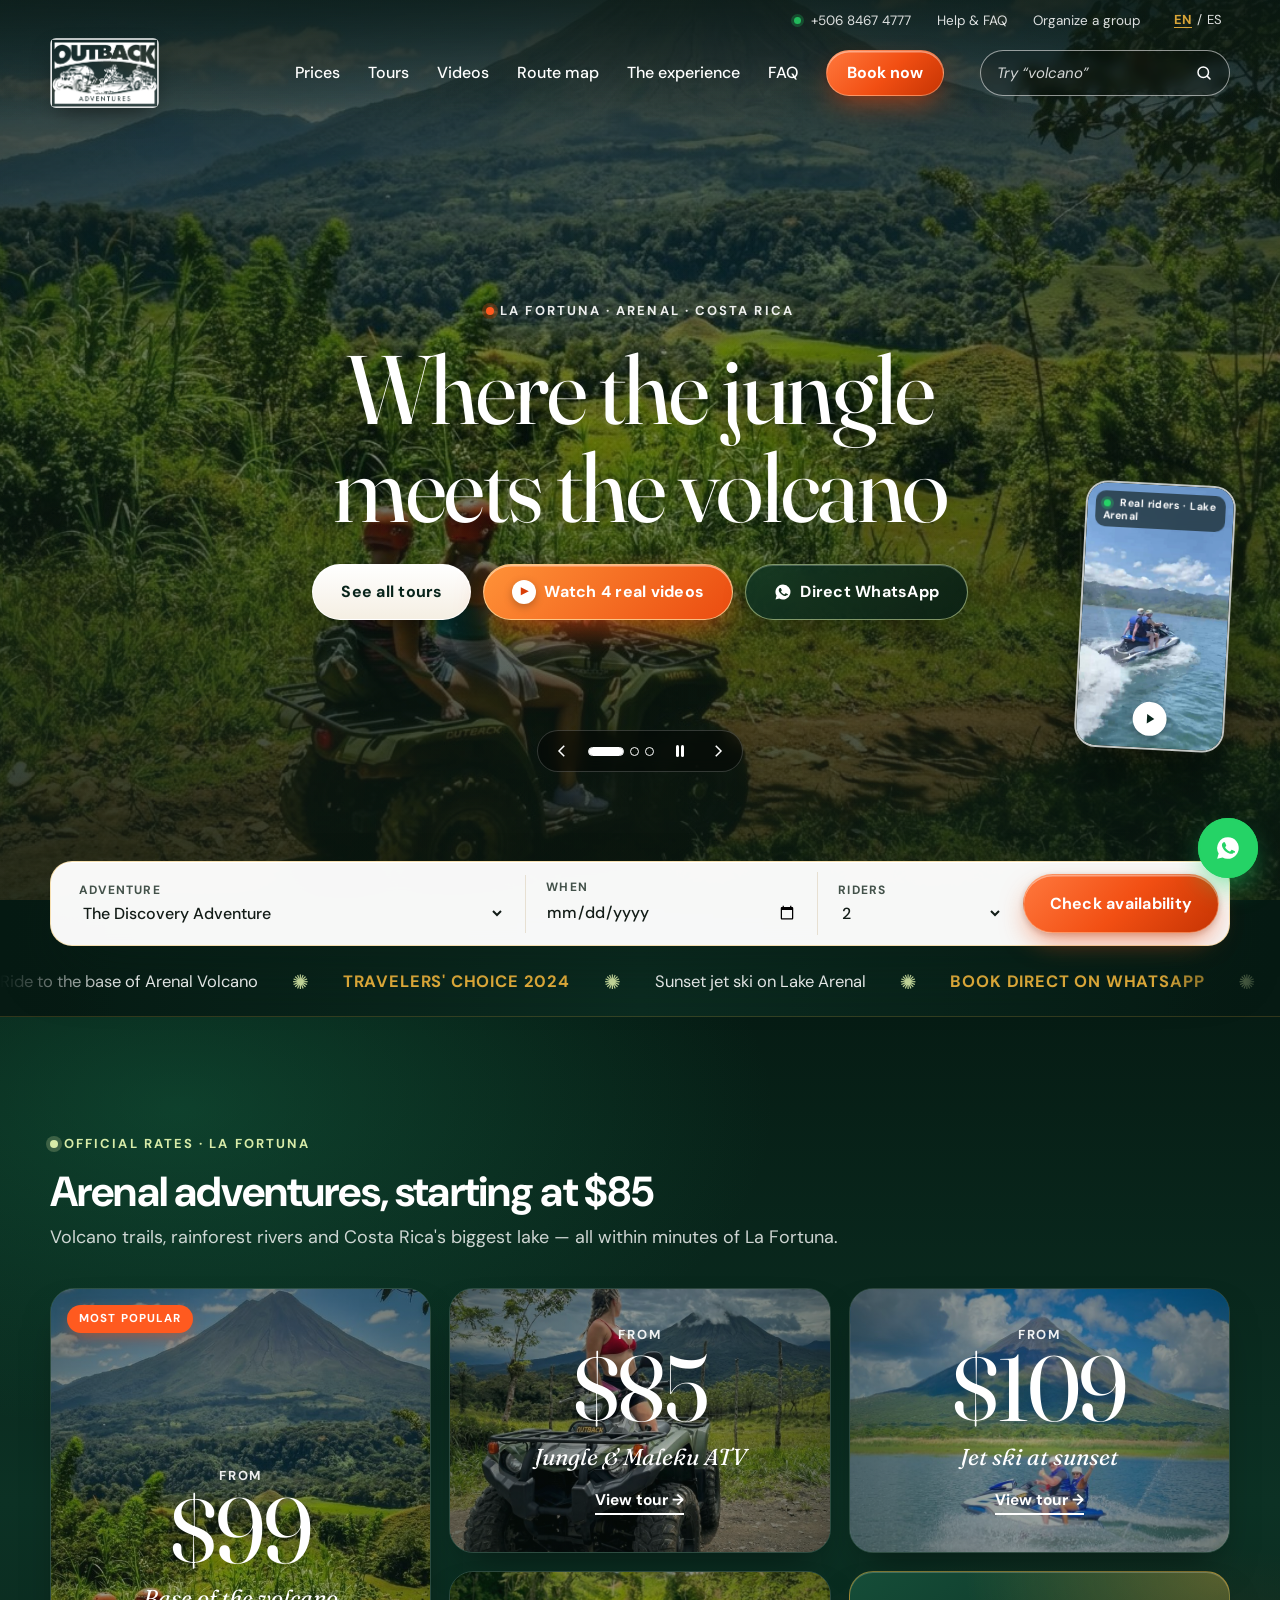
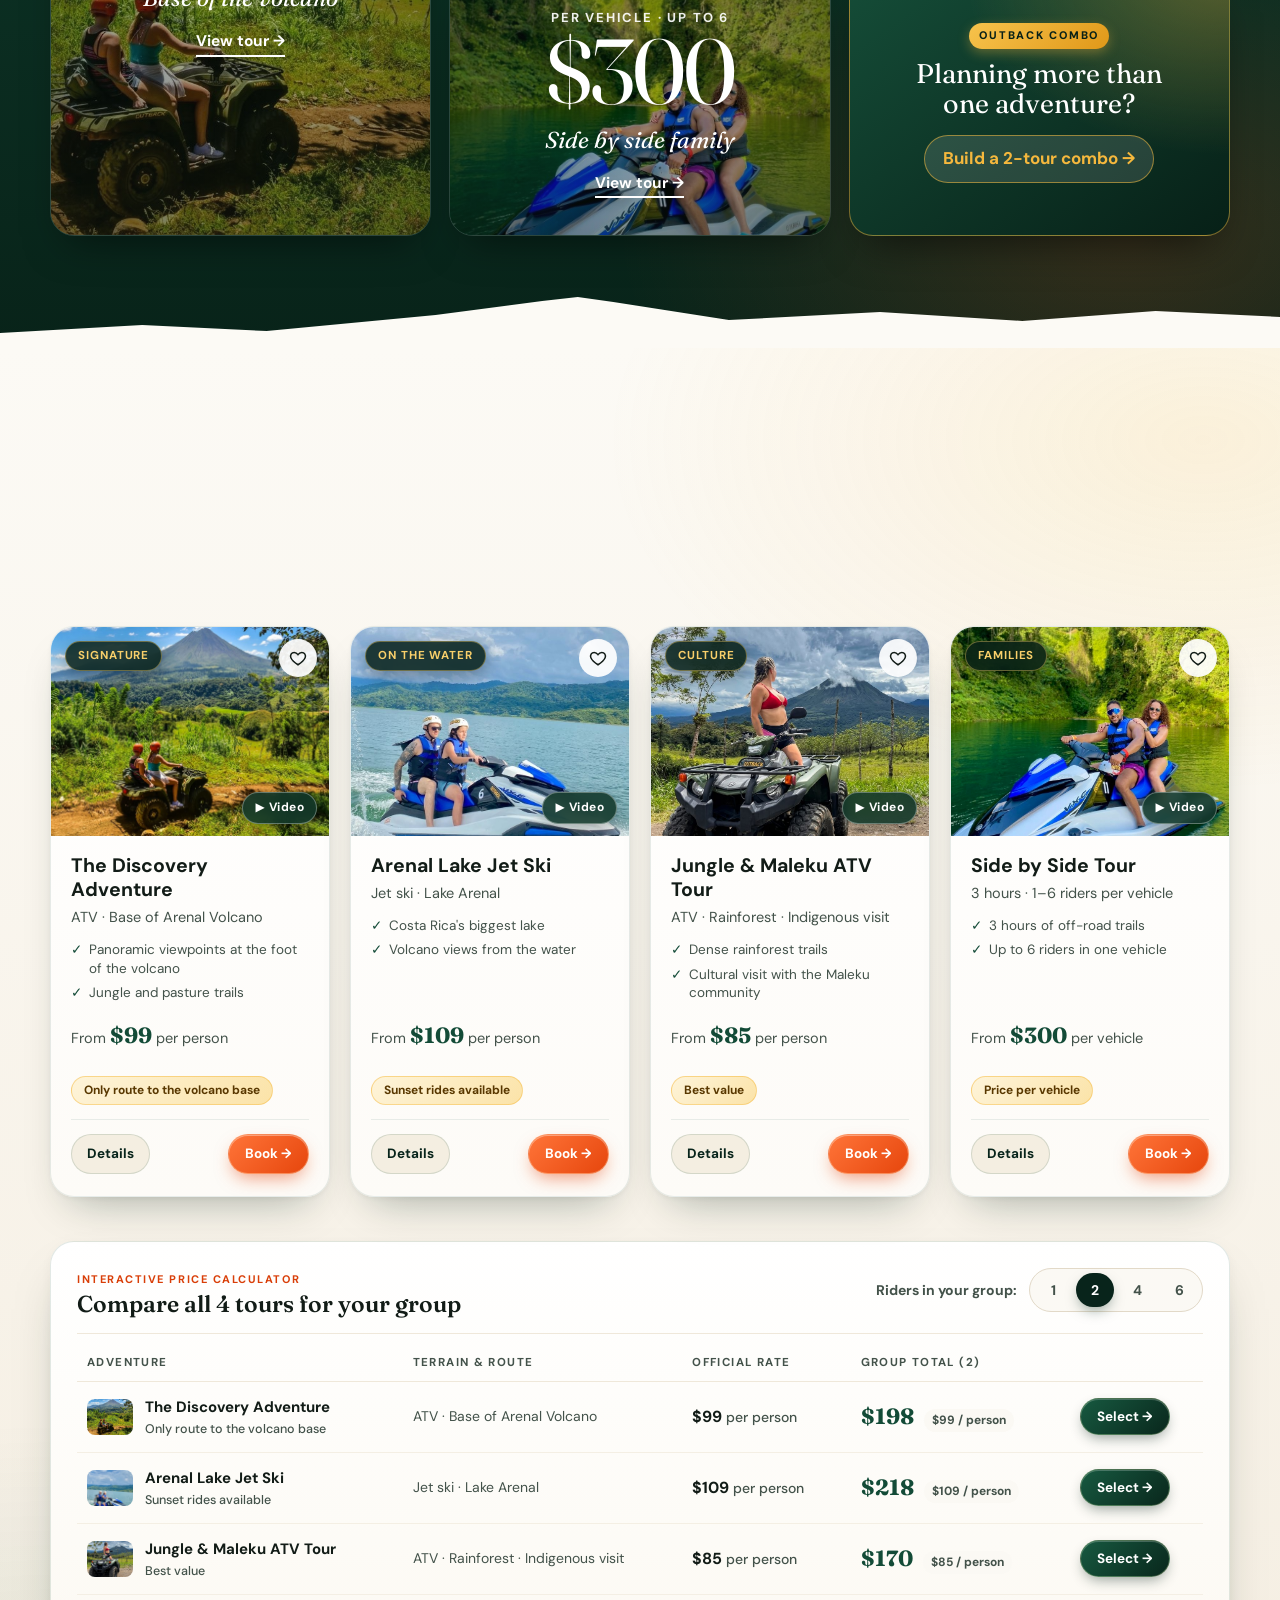
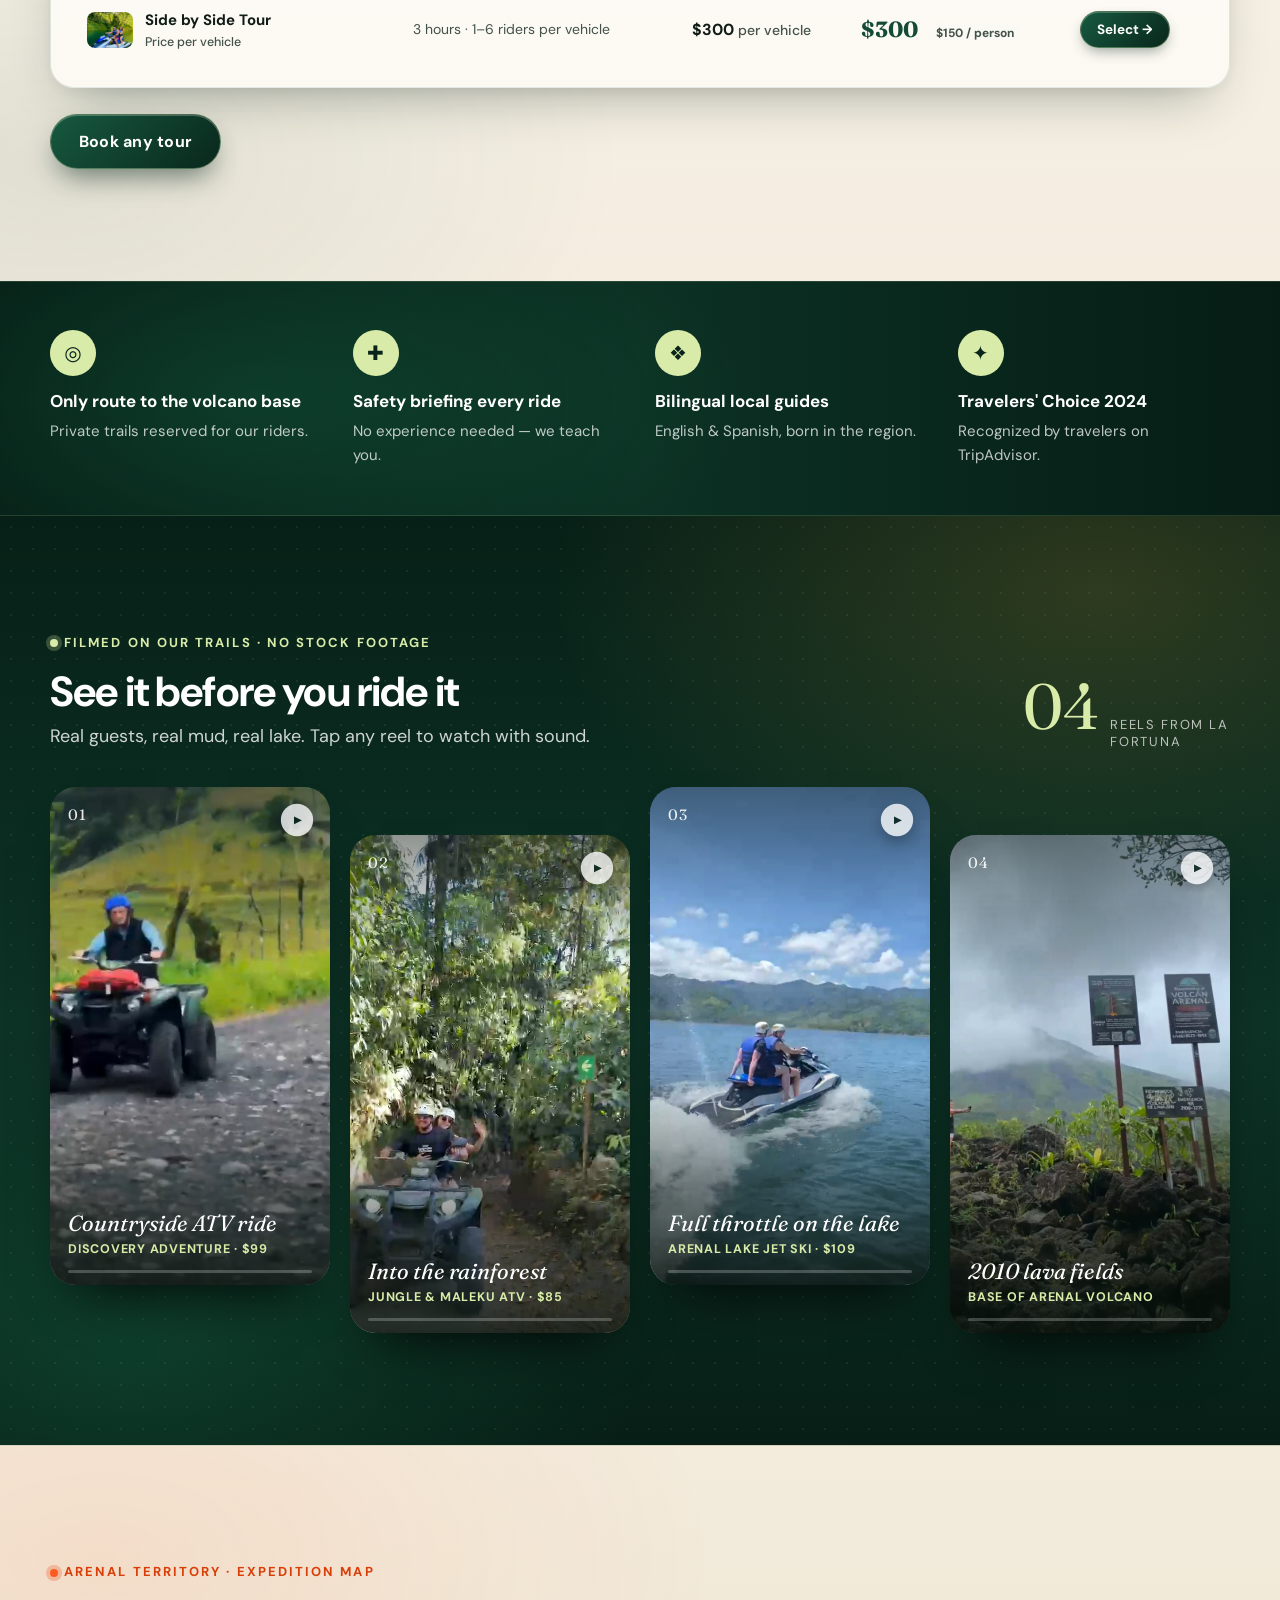
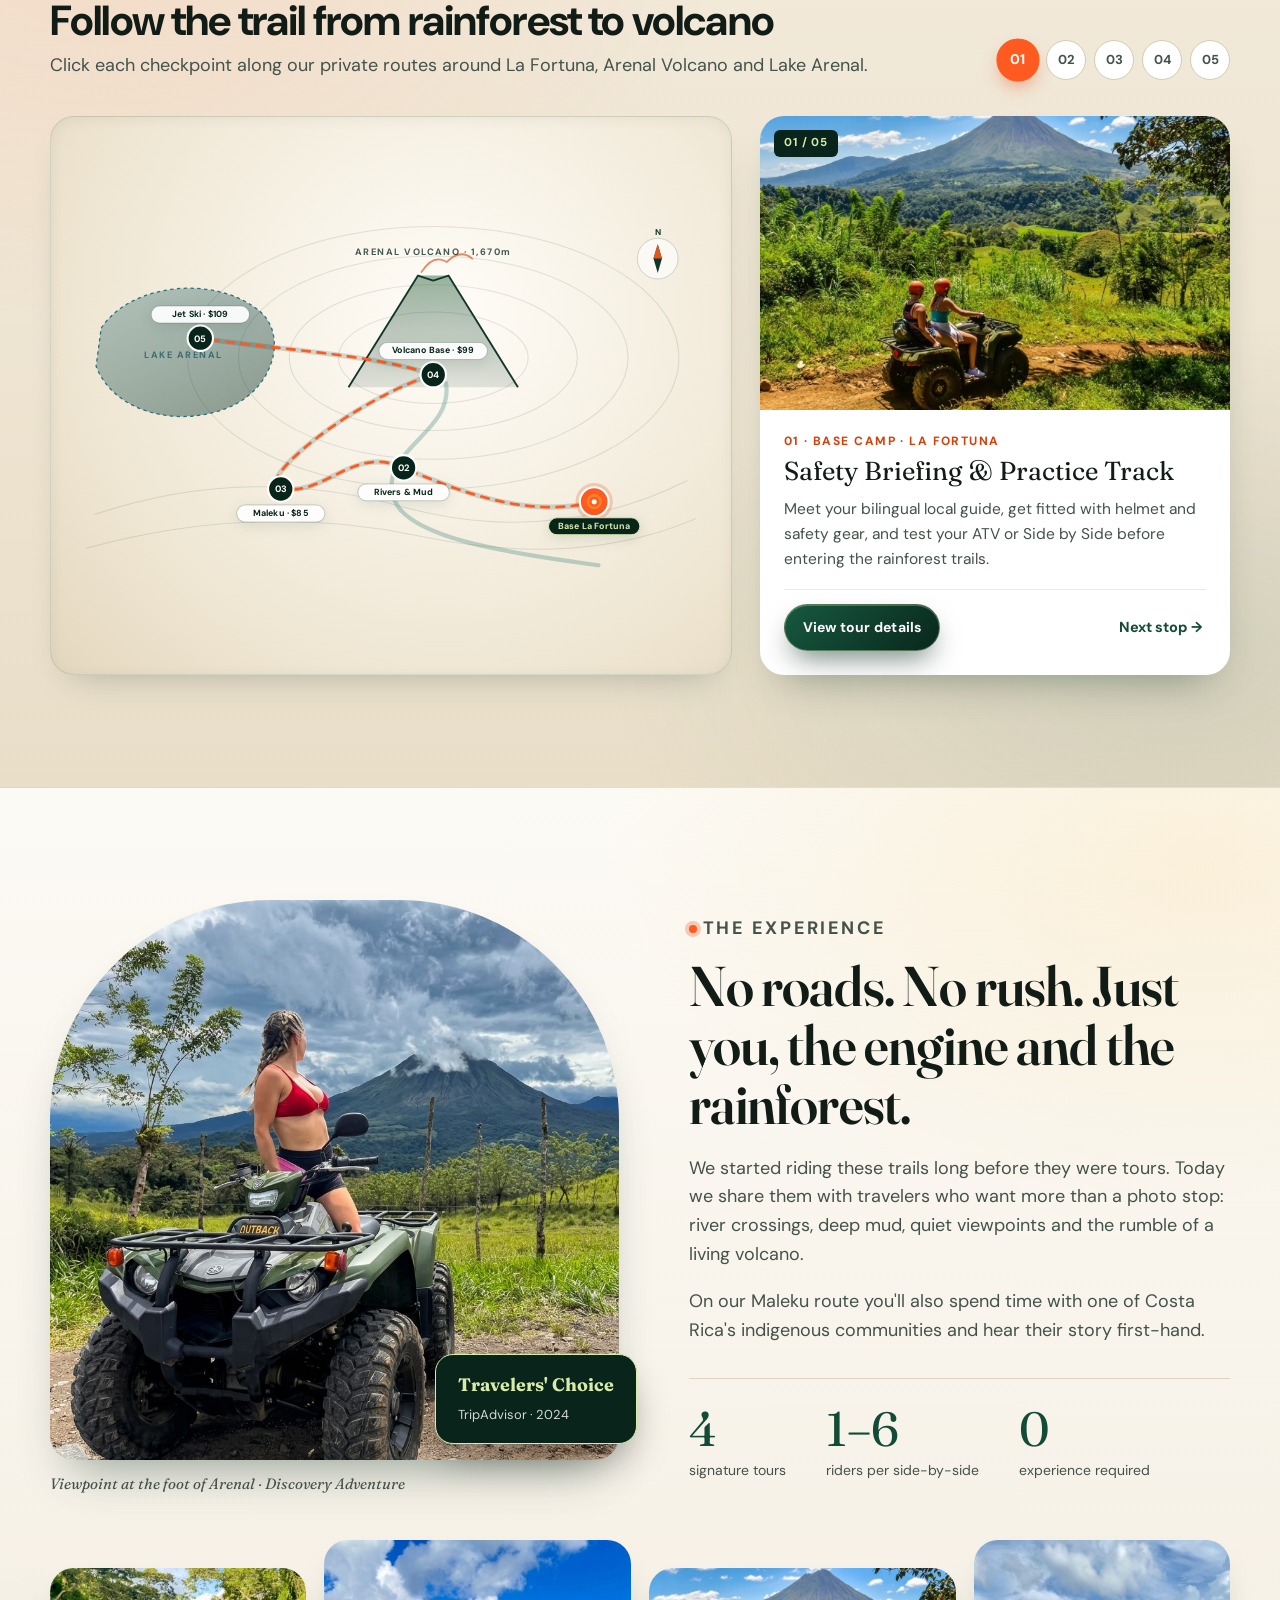
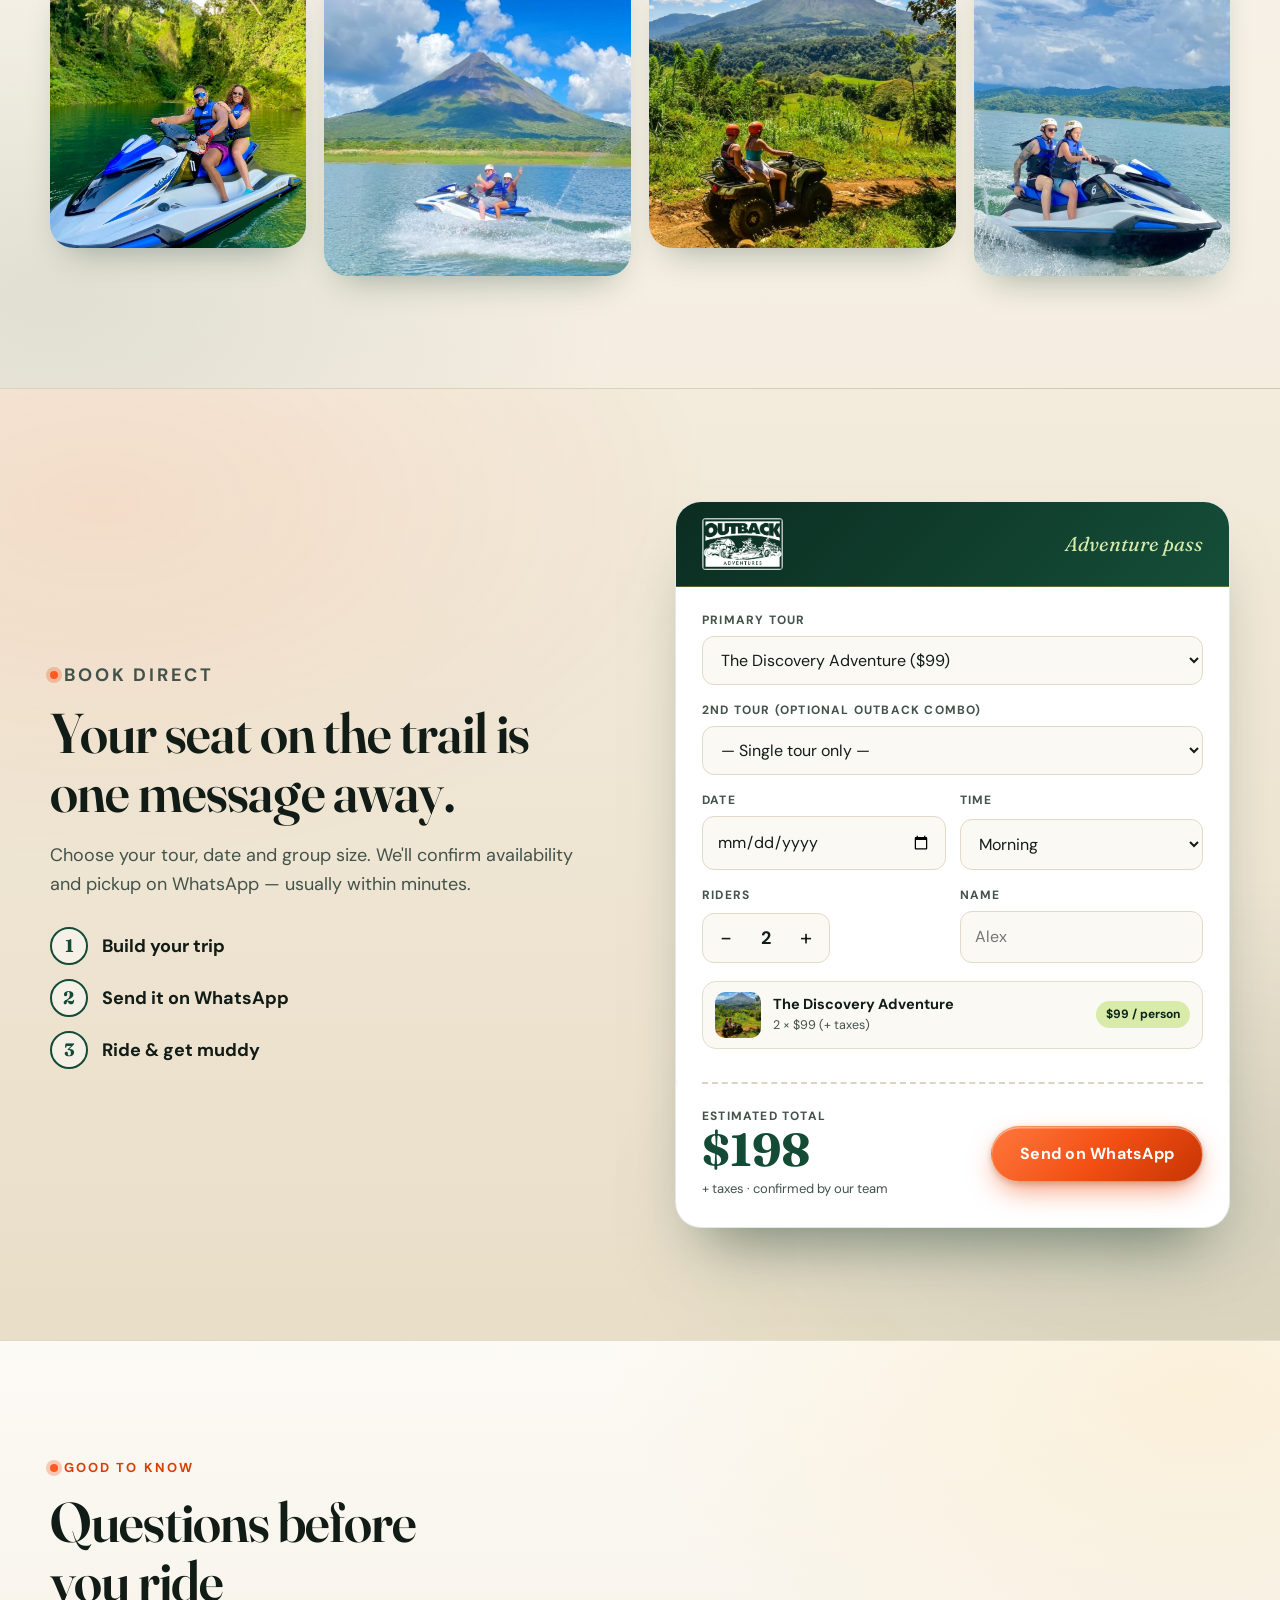
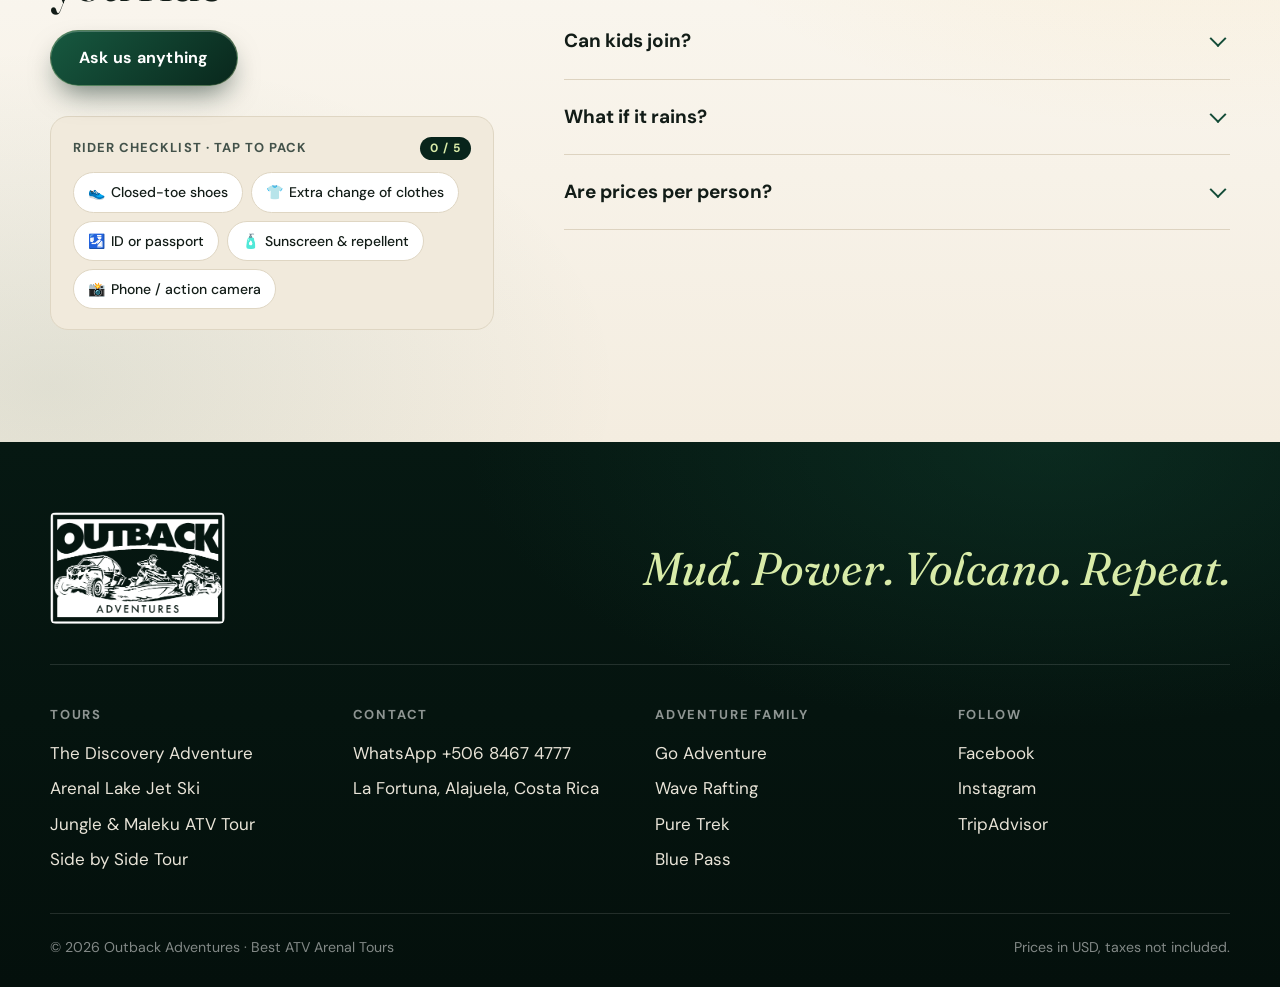
<file: index.html>
<!DOCTYPE html>
<html lang="en">
<head>
  <meta charset="UTF-8" />
  <meta name="viewport" content="width=device-width, initial-scale=1.0" />
  <title>Outback Adventures · Best ATV Arenal Tours | ATV, Side by Side & Jet Ski in La Fortuna</title>
  <meta name="description" content="Guided ATV tours to the base of Arenal Volcano, Lake Arenal jet ski, Maleku jungle ATV and side-by-side adventures in La Fortuna, Costa Rica. Book direct on WhatsApp." />
  <meta name="theme-color" content="#12372a" />
  <link rel="canonical" href="https://bestatvarenaltours.com/" />
  <meta property="og:type" content="website" />
  <meta property="og:title" content="Outback Adventures — Best ATV Arenal Tours" />
  <meta property="og:description" content="ATV, side-by-side and jet ski tours around Arenal Volcano, Costa Rica." />
  <meta property="og:image" content="assets/img/hero.jpg" />
  <meta name="twitter:card" content="summary_large_image" />

  <link rel="preconnect" href="https://fonts.googleapis.com" />
  <link rel="preconnect" href="https://fonts.gstatic.com" crossorigin />
  <link href="https://fonts.googleapis.com/css2?family=Fraunces:ital,opsz,wght@0,9..144,400;0,9..144,600;0,9..144,800;1,9..144,400&family=DM+Sans:opsz,wght@9..40,400;9..40,500;9..40,700&display=swap" rel="stylesheet" />
  <meta http-equiv="Cache-Control" content="no-cache, no-store, must-revalidate" />
  <meta http-equiv="Pragma" content="no-cache" />
  <meta http-equiv="Expires" content="0" />
  <link rel="preload" as="image" href="assets/img/hd/01-atv-volcano-mirador.jpg?v=10" />
  <link rel="icon" type="image/png" href="assets/img/logo.png" />
  <link rel="stylesheet" href="styles.css?v=10" />

  <script type="application/ld+json">
  {
    "@context": "https://schema.org",
    "@graph": [
      {
        "@type": "TouristAttraction",
        "name": "Outback Adventures · Best ATV Arenal Tours",
        "url": "https://bestatvarenaltours.com/",
        "logo": "https://bestatvarenaltours.com/assets/img/logo.png",
        "image": "https://bestatvarenaltours.com/assets/img/hero.jpg",
        "telephone": "+506 8467 4777",
        "address": { "@type": "PostalAddress", "addressLocality": "La Fortuna, Arenal", "addressRegion": "Alajuela", "addressCountry": "CR" },
        "sameAs": ["https://www.facebook.com/outbacktravelagency/", "https://www.instagram.com/outbackcostarica"],
        "makesOffer": [
          { "@type": "Offer", "name": "The Discovery Adventure (ATV)", "price": "99", "priceCurrency": "USD" },
          { "@type": "Offer", "name": "Arenal Lake Jet Ski", "price": "109", "priceCurrency": "USD" },
          { "@type": "Offer", "name": "Jungle & Maleku ATV Tour", "price": "85", "priceCurrency": "USD" },
          { "@type": "Offer", "name": "Side by Side Tour", "price": "300", "priceCurrency": "USD" }
        ]
      },
      {
        "@type": "FAQPage",
        "mainEntity": [
          { "@type": "Question", "name": "Do I need experience to drive an ATV?", "acceptedAnswer": { "@type": "Answer", "text": "Not at all. Every tour starts with a safety and driving briefing, and the guide sets the pace for the group." } },
          { "@type": "Question", "name": "What should I bring?", "acceptedAnswer": { "@type": "Answer", "text": "Closed-toe shoes, clothes that can get muddy, a change of clothes, sunscreen, insect repellent and your ID or passport." } },
          { "@type": "Question", "name": "Are prices per person?", "acceptedAnswer": { "@type": "Answer", "text": "ATV and jet ski tours are per person. The Side by Side tour is per vehicle (up to 6 riders). Taxes are not included." } }
        ]
      }
    ]
  }
  </script>
</head>
<body>
  <a class="skip-link" href="#main" data-i18n="skip">Skip to content</a>

  <!-- Intro stamp -->
  <div class="intro" id="intro" aria-hidden="true"><img src="assets/img/logo.png" alt="" width="200" /></div>

  <!-- Scroll progress bar -->
  <div class="progress" aria-hidden="true"><span id="progressBar"></span></div>

  <!-- ================= HEADER ================= -->
  <header class="site-header" id="header">
    <div class="utility">
      <div class="wrap utility__inner">
        <a href="https://wa.me/50684674777" target="_blank" rel="noopener" class="utility__phone">
          <span class="dot dot--sm" aria-hidden="true"></span> +506 8467 4777
        </a>
        <a href="#faq" data-i18n="util.help">Help &amp; FAQ</a>
        <a href="https://wa.me/50684674777?text=Hi!%20I%20want%20to%20organize%20a%20group%20tour" target="_blank" rel="noopener" data-i18n="util.group">Organize a group</a>
        <button class="lang" id="langToggle" aria-label="Cambiar idioma / Switch language"><span class="lang__on">EN</span> / <span>ES</span></button>
      </div>
    </div>
    <div class="wrap header__main">
      <a href="#top" class="brand" aria-label="Outback Adventures — home">
        <img src="assets/img/logo.png" alt="Outback Adventures" width="884" height="566" />
      </a>

      <nav class="menu" id="menu" aria-label="Main">
        <a href="#deals" data-i18n="nav.deals">Prices</a>
        <a href="#tours" data-i18n="nav.tours">Tours</a>
        <a href="#reels" data-i18n="nav.reels">Videos</a>
        <a href="#map" data-i18n="nav.map">Route map</a>
        <a href="#experience" data-i18n="nav.exp">The experience</a>
        <a href="#faq" data-i18n="nav.faq">FAQ</a>
        <a href="#book" class="menu__book" data-i18n="nav.book">Book now</a>
      </nav>

      <label class="search" for="searchInput">
        <input id="searchInput" type="search" placeholder="Try “volcano”" autocomplete="off" data-i18n-ph="search.ph" />
        <svg viewBox="0 0 24 24" width="18" height="18" aria-hidden="true"><circle cx="11" cy="11" r="7" fill="none" stroke="currentColor" stroke-width="2"/><path d="m20 20-3.5-3.5" stroke="currentColor" stroke-width="2" stroke-linecap="round"/></svg>
        <ul class="search__results" id="searchResults" role="listbox" hidden></ul>
      </label>

      <button class="burger" id="burger" aria-label="Menu" aria-expanded="false" aria-controls="menu"><span></span><span></span></button>
    </div>
  </header>

  <main id="main">
    <!-- ================= HERO SLIDESHOW ================= -->
    <section class="hero" id="top" aria-roledescription="carousel" aria-label="Featured adventures">
      <div class="hero__slides" data-parallax>
        <figure class="slide is-active" style="--img:url('assets/img/hd/01-atv-volcano-mirador.jpg?v=9')"></figure>
        <figure class="slide" style="--img:url('assets/img/hd/05-jetski-arenal-volcano.jpg?v=9')"></figure>
        <figure class="slide" style="--img:url('assets/img/hd/02-atv-outback-volcano.jpg?v=9')"></figure>
      </div>
      <div class="hero__shade"></div>

      <div class="hero__copy wrap">
        <p class="kicker kicker--light"><span class="dot" aria-hidden="true"></span> <span data-i18n="hero.kicker">La Fortuna · Arenal · Costa Rica</span></p>
        <h1 class="hero__title">
          <span class="hero__line is-active" data-slide-text="0" data-i18n="hero.h0">Where the jungle<br/>meets the volcano</span>
          <span class="hero__line" data-slide-text="1" data-i18n="hero.h1">Sunset rides on<br/>Lake Arenal</span>
          <span class="hero__line" data-slide-text="2" data-i18n="hero.h2">Bring the whole<br/>crew, get muddy</span>
        </h1>
        <div class="hero__actions">
          <a href="#tours" class="pill pill--light" data-i18n="hero.cta">See all tours</a>
          <button type="button" class="pill pill--video" data-reel="0">
            <span class="pill__play" aria-hidden="true">▶</span>
            <span data-i18n="hero.vid">Watch 4 real videos</span>
          </button>
          <a href="https://wa.me/50684674777?text=Hi!%20I%20want%20to%20book%20an%20adventure%20in%20Arenal" target="_blank" rel="noopener" class="pill pill--glass">
            <svg width="18" height="18" viewBox="0 0 24 24" aria-hidden="true"><path fill="currentColor" d="M12 2a10 10 0 0 0-8.6 15.1L2 22l5-1.3A10 10 0 1 0 12 2Zm5.3 14.1c-.2.6-1.3 1.2-1.8 1.2-.5.1-1 .2-3.3-.7-2.8-1.1-4.6-4-4.7-4.2-.1-.2-1.1-1.5-1.1-2.9s.7-2.1 1-2.4c.3-.3.6-.3.8-.3h.6c.2 0 .4 0 .6.5l.9 2.1c.1.2.1.4 0 .6l-.4.6-.4.4c-.1.2-.3.3-.1.6.2.3.8 1.3 1.7 2.1 1.2 1 2.1 1.4 2.4 1.5.3.1.5.1.7-.1l1-1.2c.2-.3.4-.2.7-.1l2 1c.3.1.5.2.5.3.1.2.1.7-.1 1.3Z"/></svg>
            <span data-i18n="hero.wa">Direct WhatsApp</span>
          </a>
        </div>
      </div>

      <!-- Floating live reel (real footage) -->
      <button type="button" class="hero-reel" data-reel="2" aria-label="Play trail video">
        <video src="assets/video/clip-3.mp4" poster="assets/video/clip-3-poster.jpg" muted loop playsinline preload="metadata" data-autoplay></video>
        <span class="hero-reel__tag"><span class="dot dot--sm" aria-hidden="true"></span> <span data-i18n="reel.live">Real riders · Lake Arenal</span></span>
        <span class="hero-reel__play" aria-hidden="true"><svg viewBox="0 0 24 24" width="16" height="16"><path fill="currentColor" d="M8 5v14l11-7z"/></svg></span>
      </button>

      <div class="hero__controls">
        <button id="prevSlide" aria-label="Previous slide"><svg viewBox="0 0 24 24" width="18" height="18"><path d="M15 5l-7 7 7 7" fill="none" stroke="currentColor" stroke-width="2"/></svg></button>
        <div class="hero__dots" id="dots"><button aria-label="Slide 1" class="is-active"></button><button aria-label="Slide 2"></button><button aria-label="Slide 3"></button></div>
        <button id="pauseSlide" aria-label="Pause slideshow" class="pause"><span></span><span></span></button>
        <button id="nextSlide" aria-label="Next slide"><svg viewBox="0 0 24 24" width="18" height="18"><path d="M9 5l7 7-7 7" fill="none" stroke="currentColor" stroke-width="2"/></svg></button>
      </div>

      <!-- Quick finder -->
      <form class="finder wrap" id="finder">
        <label><span data-i18n="finder.what">Adventure</span><select id="fTour"></select></label>
        <label><span data-i18n="finder.when">When</span><input type="date" id="fDate" /></label>
        <label><span data-i18n="finder.who">Riders</span><select id="fQty"><option>1</option><option selected>2</option><option>3</option><option>4</option><option>5</option><option>6</option><option>7</option><option>8</option></select></label>
        <button type="submit" class="pill pill--lava" data-i18n="finder.go">Check availability</button>
      </form>
    </section>

    <!-- ================= TICKER ================= -->
    <div class="ticker" aria-hidden="true">
      <div class="ticker__track" id="tickerTrack"></div>
    </div>

    <!-- ================= DEALS BENTO ================= -->
    <section class="band band--forest" id="deals">
      <div class="wrap">
        <header class="head">
          <p class="kicker kicker--moss"><span class="dot dot--moss" aria-hidden="true"></span> <span data-i18n="deals.kicker">Official rates · La Fortuna</span></p>
          <h2 class="head__title" data-i18n="deals.title">Arenal adventures, starting at $85</h2>
          <p class="head__sub" data-i18n="deals.sub">Volcano trails, rainforest rivers and Costa Rica's biggest lake — all within minutes of La Fortuna.</p>
        </header>
        <div class="bento">
          <a href="#tour-discovery" class="tile tile--tall" data-open="discovery" style="--img:url('assets/img/hd/01-atv-volcano-mirador.jpg?v=9')">
            <span class="tile__badge" data-i18n="deals.pop">Most popular</span>
            <span class="tile__small" data-i18n="deals.from">From</span>
            <span class="tile__price">$99</span>
            <span class="tile__label" data-i18n="deals.t2">Base of the volcano</span>
            <span class="tile__link" data-i18n="deals.view">View tour →</span>
          </a>
          <a href="#tour-maleku" class="tile" data-open="maleku" style="--img:url('assets/img/hd/02-atv-outback-volcano.jpg?v=9')">
            <span class="tile__small" data-i18n="deals.from">From</span>
            <span class="tile__price">$85</span>
            <span class="tile__label" data-i18n="deals.t1">Jungle &amp; Maleku ATV</span>
            <span class="tile__link" data-i18n="deals.view">View tour →</span>
          </a>
          <a href="#tour-jetski" class="tile" data-open="jetski" style="--img:url('assets/img/hd/05-jetski-arenal-volcano.jpg?v=9'); --pos: center 62%">
            <span class="tile__small" data-i18n="deals.from">From</span>
            <span class="tile__price">$109</span>
            <span class="tile__label" data-i18n="deals.t3">Jet ski at sunset</span>
            <span class="tile__link" data-i18n="deals.view">View tour →</span>
          </a>
          <a href="#tour-sbs" class="tile" data-open="sbs" style="--img:url('assets/img/hd/04-jetski-emerald-cove.jpg?v=9')">
            <span class="tile__small" data-i18n="deals.vehicle">Per vehicle · up to 6</span>
            <span class="tile__price">$300</span>
            <span class="tile__label" data-i18n="deals.t4">Side by side family</span>
            <span class="tile__link" data-i18n="deals.view">View tour →</span>
          </a>
          <a href="#book" class="tile tile--note" data-combo="jetski">
            <span class="tile__tag">OUTBACK COMBO</span>
            <span class="tile__note" data-i18n="deals.combo">Planning more than one adventure?</span>
            <span class="tile__cta" data-i18n="deals.comboCta">Build a 2-tour combo →</span>
          </a>
        </div>
      </div>
    </section>

    <!-- ================= TOUR CAROUSEL / GRID ================= -->
    <section class="band band--paper" id="tours">
      <div class="wrap">
        <header class="head head--row">
          <div>
            <p class="kicker"><span class="dot" aria-hidden="true"></span> <span data-i18n="tours.kicker">Guided daily</span></p>
            <h2 class="head__title head__title--dark" data-i18n="tours.title">Our most popular adventures</h2>
            <p class="head__sub head__sub--dark" data-i18n="tours.sub">Small groups, local guides and trails you won't find on any map.</p>
          </div>
          <div class="chips" id="chips" role="tablist" aria-label="Filter tours">
            <button class="chip is-on" data-filter="all" data-i18n="f.all">All</button>
            <button class="chip" data-filter="land" data-i18n="f.land">On land</button>
            <button class="chip" data-filter="water" data-i18n="f.water">On water</button>
            <button class="chip" data-filter="group" data-i18n="f.group">Families</button>
          </div>
        </header>

        <div class="rail">
          <div class="rail__track" id="rail"><!-- cards from app.js --></div>
          <button class="rail__btn rail__btn--prev" id="railPrev" aria-label="Previous tours">‹</button>
          <button class="rail__btn rail__btn--next" id="railNext" aria-label="Next tours">›</button>
        </div>

        <!-- Interactive Group Size & Tour Comparison Matrix -->
        <div class="cmp" id="compareBox">
          <div class="cmp__bar">
            <div class="cmp__intro">
              <span class="cmp__tag" data-i18n="cmp.kicker">Interactive price calculator</span>
              <h3 class="cmp__title" data-i18n="cmp.title">Compare all 4 tours for your group</h3>
            </div>
            <div class="cmp__controls">
              <span class="cmp__lbl" data-i18n="cmp.riders">Riders in your group:</span>
              <div class="cmp__pills" id="cmpQty" role="group" aria-label="Group size">
                <button type="button" class="cmp__q" data-q="1">1</button>
                <button type="button" class="cmp__q is-on" data-q="2">2</button>
                <button type="button" class="cmp__q" data-q="4">4</button>
                <button type="button" class="cmp__q" data-q="6">6</button>
              </div>
            </div>
          </div>
          <div class="cmp__table-wrap">
            <table class="cmp__table">
              <thead>
                <tr>
                  <th data-i18n="cmp.colTour">Adventure</th>
                  <th data-i18n="cmp.colTerrain">Terrain &amp; Route</th>
                  <th data-i18n="cmp.colRate">Official Rate</th>
                  <th data-i18n="cmp.colGroup">Group Total (<span id="cmpQtyNum">2</span>)</th>
                  <th></th>
                </tr>
              </thead>
              <tbody id="cmpBody"><!-- populated by app.js --></tbody>
            </table>
          </div>
        </div>

        <div class="tours__foot">
          <a href="#book" class="pill pill--forest" data-i18n="tours.all">Book any tour</a>
        </div>
      </div>
    </section>

    <!-- ================= PROMISE ROW ================= -->
    <section class="promise">
      <div class="wrap promise__grid">
        <div class="promise__item"><span class="promise__ico">◎</span><h3 data-i18n="p.1t">Only route to the volcano base</h3><p data-i18n="p.1p">Private trails reserved for our riders.</p></div>
        <div class="promise__item"><span class="promise__ico">✚</span><h3 data-i18n="p.2t">Safety briefing every ride</h3><p data-i18n="p.2p">No experience needed — we teach you.</p></div>
        <div class="promise__item"><span class="promise__ico">❖</span><h3 data-i18n="p.3t">Bilingual local guides</h3><p data-i18n="p.3p">English &amp; Spanish, born in the region.</p></div>
        <div class="promise__item"><span class="promise__ico">✦</span><h3 data-i18n="p.4t">Travelers' Choice 2024</h3><p data-i18n="p.4p">Recognized by travelers on TripAdvisor.</p></div>
      </div>
    </section>

    <!-- ================= REAL FOOTAGE REELS ================= -->
    <section class="band reels" id="reels">
      <div class="wrap">
        <header class="head head--row">
          <div>
            <p class="kicker kicker--moss"><span class="dot dot--moss" aria-hidden="true"></span> <span data-i18n="reels.kicker">Filmed on our trails · No stock footage</span></p>
            <h2 class="head__title" data-i18n="reels.title">See it before you ride it</h2>
            <p class="head__sub" data-i18n="reels.sub">Real guests, real mud, real lake. Tap any reel to watch with sound.</p>
          </div>
          <div class="reels__count"><strong>04</strong><span data-i18n="reels.count">reels from La Fortuna</span></div>
        </header>
        <div class="reels__track" id="reelsTrack">
          <button type="button" class="reel" data-reel="0" aria-label="Play video: ATV through the countryside">
            <video src="assets/video/clip-1.mp4" poster="assets/video/clip-1-poster.jpg" muted loop playsinline preload="none" data-autoplay></video>
            <span class="reel__shade" aria-hidden="true"></span>
            <span class="reel__num">01</span>
            <span class="reel__meta"><em data-i18n="reels.t1">Countryside ATV ride</em><small data-i18n="reels.m1">Discovery Adventure · $99</small></span>
            <span class="reel__bar" aria-hidden="true"><i></i></span>
          </button>
          <button type="button" class="reel" data-reel="1" aria-label="Play video: ATV on a jungle trail">
            <video src="assets/video/clip-2.mp4" poster="assets/video/clip-2-poster.jpg" muted loop playsinline preload="none" data-autoplay></video>
            <span class="reel__shade" aria-hidden="true"></span>
            <span class="reel__num">02</span>
            <span class="reel__meta"><em data-i18n="reels.t2">Into the rainforest</em><small data-i18n="reels.m2">Jungle &amp; Maleku ATV · $85</small></span>
            <span class="reel__bar" aria-hidden="true"><i></i></span>
          </button>
          <button type="button" class="reel" data-reel="2" aria-label="Play video: Jet ski on Lake Arenal">
            <video src="assets/video/clip-3.mp4" poster="assets/video/clip-3-poster.jpg" muted loop playsinline preload="none" data-autoplay></video>
            <span class="reel__shade" aria-hidden="true"></span>
            <span class="reel__num">03</span>
            <span class="reel__meta"><em data-i18n="reels.t3">Full throttle on the lake</em><small data-i18n="reels.m3">Arenal Lake Jet Ski · $109</small></span>
            <span class="reel__bar" aria-hidden="true"><i></i></span>
          </button>
          <button type="button" class="reel" data-reel="3" aria-label="Play video: Arenal Volcano lava fields">
            <video src="assets/video/clip-4.mp4" poster="assets/video/clip-4-poster.jpg" muted loop playsinline preload="none" data-autoplay></video>
            <span class="reel__shade" aria-hidden="true"></span>
            <span class="reel__num">04</span>
            <span class="reel__meta"><em data-i18n="reels.t4">2010 lava fields</em><small data-i18n="reels.m4">Base of Arenal Volcano</small></span>
            <span class="reel__bar" aria-hidden="true"><i></i></span>
          </button>
        </div>
      </div>
    </section>

    <!-- ================= INTERACTIVE ROUTE MAP ================= -->
    <section class="band band--sand route-sec" id="map">
      <div class="wrap">
        <header class="head head--row">
          <div>
            <p class="kicker"><span class="dot" aria-hidden="true"></span> <span data-i18n="map.kicker">Arenal Territory · Expedition Map</span></p>
            <h2 class="head__title head__title--dark" data-i18n="map.title">Follow the trail from rainforest to volcano</h2>
            <p class="head__sub head__sub--dark" data-i18n="map.sub">Click each checkpoint along our private routes around La Fortuna, Arenal Volcano and Lake Arenal.</p>
          </div>
          <div class="route-steps" id="routeTabs" role="tablist" aria-label="Trail checkpoints"></div>
        </header>

        <div class="route">
          <div class="route__canvas" aria-label="Interactive illustrated map of Arenal routes">
            <svg class="route__svg" viewBox="0 0 760 460" role="img" aria-label="Arenal Volcano, Lake Arenal and Outback Adventures trail checkpoints">
              <defs>
                <linearGradient id="lakeGrad" x1="0" y1="0" x2="1" y2="1">
                  <stop offset="0%" stop-color="#2c6f7a" stop-opacity="0.32" />
                  <stop offset="100%" stop-color="#12372a" stop-opacity="0.48" />
                </linearGradient>
                <linearGradient id="volcGrad" x1="0.5" y1="0" x2="0.5" y2="1">
                  <stop offset="0%" stop-color="#1f5a32" stop-opacity="0.45" />
                  <stop offset="100%" stop-color="#12372a" stop-opacity="0.12" />
                </linearGradient>
              </defs>
              <!-- Topographic contour rings -->
              <g class="topo" fill="none" stroke="rgba(18,55,42,0.12)" stroke-width="1.2">
                <ellipse cx="430" cy="185" rx="290" ry="155" />
                <ellipse cx="430" cy="185" rx="230" ry="120" />
                <ellipse cx="430" cy="185" rx="170" ry="86" />
                <ellipse cx="430" cy="185" rx="112" ry="54" />
                <path d="M 30 370 Q 210 310 390 360 T 730 330" />
                <path d="M 20 410 Q 220 355 410 395 T 740 375" />
              </g>

              <!-- Lake Arenal shape (west/northwest) -->
              <path d="M 38 150 C 75 95, 175 88, 225 130 C 260 160, 240 225, 185 245 C 125 268, 52 248, 32 195 Z" fill="url(#lakeGrad)" stroke="#2c6f7a" stroke-width="1.5" stroke-dasharray="4 4" />
              <text x="135" y="185" text-anchor="middle" class="route__lbl route__lbl--lake" data-i18n="map.lake">LAKE ARENAL</text>

              <!-- Arenal Volcano cone (center-north) -->
              <path d="M 330 220 L 412 88 L 448 88 L 530 220 Z" fill="url(#volcGrad)" />
              <path d="M 330 220 L 412 88 L 430 94 L 448 88 L 530 220" fill="none" stroke="#12372a" stroke-width="2.2" stroke-linejoin="round" />
              <path d="M 416 84 Q 430 62 446 72 Q 462 56 476 68" fill="none" stroke="#e4551f" stroke-width="2" stroke-linecap="round" opacity="0.7" />
              <text x="430" y="64" text-anchor="middle" class="route__lbl route__lbl--volc" data-i18n="map.volc">ARENAL VOLCANO · 1,670m</text>

              <!-- Rainforest river -->
              <path d="M 445 215 C 455 275, 360 295, 385 355 C 405 398, 515 415, 625 430" fill="none" stroke="#3c8279" stroke-width="5" stroke-linecap="round" opacity="0.32" />

              <!-- Animated trail line connecting checkpoints 1 -> 2 -> 3 -> 4 -> 5 -->
              <path id="trailPath" class="route__path-bg" d="M 620 355 C 545 375, 465 345, 395 315 C 335 288, 305 348, 250 340 C 215 332, 335 235, 430 205 C 355 180, 240 175, 155 162" fill="none" />
              <path id="trailActive" class="route__path-active" d="M 620 355 C 545 375, 465 345, 395 315 C 335 288, 305 348, 250 340 C 215 332, 335 235, 430 205 C 355 180, 240 175, 155 162" fill="none" />
              <path class="route__path" d="M 620 355 C 545 375, 465 345, 395 315 C 335 288, 305 348, 250 340 C 215 332, 335 235, 430 205 C 355 180, 240 175, 155 162" fill="none" />

              <!-- Compass rose -->
              <g transform="translate(695, 68)" class="route__compass">
                <circle r="24" fill="rgba(255,255,255,0.65)" stroke="rgba(18,55,42,0.22)" />
                <path d="M 0 -17 L 5 0 L 0 17 L -5 0 Z" fill="#12372a" />
                <path d="M 0 -17 L 5 0 L -5 0 Z" fill="#e4551f" />
                <text y="-28" text-anchor="middle" font-size="10" font-weight="700" fill="#12372a">N</text>
              </g>

              <!-- Interactive Checkpoint Nodes with Callout Tags -->
              <g class="rnode is-on" data-stop="0" transform="translate(620, 355)" role="button" tabindex="0" aria-label="Checkpoint 1">
                <circle class="rnode__pulse" r="22" />
                <circle class="rnode__dot" r="15" />
                <text dy="4" text-anchor="middle">01</text>
                <g class="rnode__tag" transform="translate(0, 29)">
                  <rect x="-54" y="-10" width="108" height="20" rx="10" />
                  <text dy="3" text-anchor="middle" data-i18n="map.tag0">Base La Fortuna</text>
                </g>
              </g>
              <g class="rnode" data-stop="1" transform="translate(395, 315)" role="button" tabindex="0" aria-label="Checkpoint 2">
                <circle class="rnode__pulse" r="22" />
                <circle class="rnode__dot" r="15" />
                <text dy="4" text-anchor="middle">02</text>
                <g class="rnode__tag" transform="translate(0, 29)">
                  <rect x="-54" y="-10" width="108" height="20" rx="10" />
                  <text dy="3" text-anchor="middle" data-i18n="map.tag1">Rivers &amp; Mud</text>
                </g>
              </g>
              <g class="rnode" data-stop="2" transform="translate(250, 340)" role="button" tabindex="0" aria-label="Checkpoint 3">
                <circle class="rnode__pulse" r="22" />
                <circle class="rnode__dot" r="15" />
                <text dy="4" text-anchor="middle">03</text>
                <g class="rnode__tag" transform="translate(0, 29)">
                  <rect x="-52" y="-10" width="104" height="20" rx="10" />
                  <text dy="3" text-anchor="middle" data-i18n="map.tag2">Maleku · $85</text>
                </g>
              </g>
              <g class="rnode" data-stop="3" transform="translate(430, 205)" role="button" tabindex="0" aria-label="Checkpoint 4">
                <circle class="rnode__pulse" r="22" />
                <circle class="rnode__dot" r="15" />
                <text dy="4" text-anchor="middle">04</text>
                <g class="rnode__tag" transform="translate(0, -28)">
                  <rect x="-64" y="-10" width="128" height="20" rx="10" />
                  <text dy="3" text-anchor="middle" data-i18n="map.tag3">Volcano Base · $99</text>
                </g>
              </g>
              <g class="rnode" data-stop="4" transform="translate(155, 162)" role="button" tabindex="0" aria-label="Checkpoint 5">
                <circle class="rnode__pulse" r="22" />
                <circle class="rnode__dot" r="15" />
                <text dy="4" text-anchor="middle">05</text>
                <g class="rnode__tag" transform="translate(0, -28)">
                  <rect x="-58" y="-10" width="116" height="20" rx="10" />
                  <text dy="3" text-anchor="middle" data-i18n="map.tag4">Jet Ski · $109</text>
                </g>
              </g>

              <!-- Animated Rider Beacon gliding along #trailPath -->
              <g id="trailRider" class="route__rider" transform="translate(620, 355)" aria-hidden="true">
                <circle r="9" class="route__rider-halo" />
                <circle r="4.5" class="route__rider-core" />
              </g>
            </svg>
          </div>

          <aside class="route__card" id="routeCard" aria-live="polite">
            <div class="route__media">
              <img id="rcImg" src="assets/img/hd/01-atv-volcano-mirador.jpg?v=9" alt="" loading="lazy" />
              <span class="badge" id="rcBadge">01 / 05</span>
            </div>
            <div class="route__body">
              <span class="route__kicker" id="rcKicker">Base Camp · La Fortuna</span>
              <h3 id="rcTitle">Safety Briefing &amp; Practice Track</h3>
              <p id="rcDesc">Meet your bilingual local guide, get fitted with helmet and gear, and test your ATV or Side by Side before entering the rainforest.</p>
              <div class="route__foot">
                <button type="button" class="pill pill--forest" id="rcOpen" data-open="discovery" data-i18n="map.viewTour">View tour details</button>
                <button type="button" class="route__next" id="rcNext"><span data-i18n="map.next">Next stop</span> →</button>
              </div>
            </div>
          </aside>
        </div>
      </div>
    </section>

    <!-- ================= EXPERIENCE (editorial + interactive gallery) ================= -->
    <section class="band band--paper experience" id="experience">
      <div class="wrap experience__grid">
        <figure class="experience__photo">
          <button type="button" class="photo-zoom" data-lightbox="assets/img/hd/02-atv-outback-volcano.jpg" aria-label="View full photo">
            <img src="assets/img/hd/02-atv-outback-volcano.jpg?v=9" alt="Rider on an Outback ATV facing Arenal Volcano" loading="lazy" width="896" height="1200" />
          </button>
          <div class="badge-float">
            <strong>Travelers' Choice</strong>
            <span>TripAdvisor · 2024</span>
          </div>
          <figcaption data-i18n="exp.cap">Viewpoint at the foot of Arenal · Discovery Adventure</figcaption>
        </figure>
        <div class="experience__text">
          <p class="kicker"><span class="dot" aria-hidden="true"></span> <span data-i18n="exp.kicker">The experience</span></p>
          <h2 class="display" data-i18n="exp.title">No roads. No rush. Just you, the engine and the rainforest.</h2>
          <p data-i18n="exp.p1">We started riding these trails long before they were tours. Today we share them with travelers who want more than a photo stop: river crossings, deep mud, quiet viewpoints and the rumble of a living volcano.</p>
          <p data-i18n="exp.p2">On our Maleku route you'll also spend time with one of Costa Rica's indigenous communities and hear their story first-hand.</p>
          <dl class="facts">
            <div><dt data-count="4">4</dt><dd data-i18n="exp.f1">signature tours</dd></div>
            <div><dt>1–6</dt><dd data-i18n="exp.f2">riders per side-by-side</dd></div>
            <div><dt data-count="0">0</dt><dd data-i18n="exp.f3">experience required</dd></div>
          </dl>
        </div>
      </div>
      <div class="wrap mosaic mosaic--four" aria-label="Trail photo gallery">
        <button type="button" class="mosaic__item" data-lightbox="assets/img/hd/04-jetski-emerald-cove.jpg">
          <img src="assets/img/hd/04-jetski-emerald-cove.jpg?v=9" alt="Couple on an Outback jet ski in an emerald jungle cove" loading="lazy" />
          <span class="mosaic__zoom" aria-hidden="true">⤢</span>
        </button>
        <button type="button" class="mosaic__item mosaic__item--tall" data-lightbox="assets/img/hd/05-jetski-arenal-volcano.jpg">
          <img src="assets/img/hd/05-jetski-arenal-volcano.jpg?v=9" alt="Jet ski on Lake Arenal with Arenal Volcano behind" loading="lazy" />
          <span class="mosaic__zoom" aria-hidden="true">⤢</span>
        </button>
        <button type="button" class="mosaic__item" data-lightbox="assets/img/hd/01-atv-volcano-mirador.jpg">
          <img src="assets/img/hd/01-atv-volcano-mirador.jpg?v=9" alt="Two riders on an Outback ATV overlooking Arenal Volcano" loading="lazy" />
          <span class="mosaic__zoom" aria-hidden="true">⤢</span>
        </button>
        <button type="button" class="mosaic__item mosaic__item--tall" data-lightbox="assets/img/hd/03-jetski-action-lake.jpg">
          <img src="assets/img/hd/03-jetski-action-lake.jpg?v=9" alt="Couple riding an Outback jet ski across Lake Arenal" loading="lazy" />
          <span class="mosaic__zoom" aria-hidden="true">⤢</span>
        </button>
      </div>
    </section>

    <!-- ================= BOOKING ================= -->
    <section class="band band--sand" id="book">
      <div class="wrap book">
        <div class="book__intro">
          <p class="kicker"><span class="dot" aria-hidden="true"></span> <span data-i18n="book.kicker">Book direct</span></p>
          <h2 class="display" data-i18n="book.title">Your seat on the trail is one message away.</h2>
          <p data-i18n="book.p">Choose your tour, date and group size. We'll confirm availability and pickup on WhatsApp — usually within minutes.</p>
          <ol class="howto">
            <li data-i18n="book.s1">Build your trip</li>
            <li data-i18n="book.s2">Send it on WhatsApp</li>
            <li data-i18n="book.s3">Ride &amp; get muddy</li>
          </ol>
        </div>

        <form class="ticket" id="booker" novalidate>
          <div class="ticket__head">
            <img src="assets/img/logo.png" alt="Outback Adventures" width="110" />
            <span data-i18n="book.ticket">Adventure pass</span>
          </div>
          <div class="ticket__body">
            <label class="fld"><span data-i18n="book.tour">Primary tour</span><select id="bTour"></select></label>
            <label class="fld"><span class="fld__combo"><span data-i18n="book.tour2">2nd tour (optional Outback Combo)</span> <em id="comboBadge" hidden>COMBO</em></span><select id="bTour2"></select></label>
            <div class="fld-row">
              <label class="fld"><span data-i18n="book.date">Date</span><input type="date" id="bDate" required /></label>
              <label class="fld"><span data-i18n="book.time">Time</span>
                <select id="bTime">
                  <option value="morning" data-i18n="book.morning">Morning</option>
                  <option value="afternoon" data-i18n="book.afternoon">Afternoon</option>
                  <option value="flexible" data-i18n="book.flexible">Flexible</option>
                </select>
              </label>
            </div>
            <div class="fld-row">
              <div class="fld"><span id="qtyLbl" data-i18n="book.people">Riders</span>
                <div class="qty"><button type="button" id="qMinus" aria-label="Less">−</button><output id="bQty" aria-labelledby="qtyLbl">2</output><button type="button" id="qPlus" aria-label="More">+</button></div>
              </div>
              <label class="fld"><span data-i18n="book.name">Name</span><input type="text" id="bName" autocomplete="name" placeholder="Alex" /></label>
            </div>
            <div class="ticket__summary" id="ticketSummary" aria-live="polite">
              <img id="tsImg" src="assets/img/hd/01-atv-volcano-mirador.jpg?v=9" alt="" width="48" height="48" />
              <div class="ticket__summary-txt">
                <strong id="tsName">The Discovery Adventure</strong>
                <small id="tsBreakdown">2 × $99 per person</small>
              </div>
              <span class="ticket__pp" id="tsPerPerson">$99 / person</span>
            </div>
          </div>
          <div class="ticket__tear" aria-hidden="true"></div>
          <div class="ticket__foot">
            <div>
              <span class="ticket__lbl" data-i18n="book.total">Estimated total</span>
              <strong id="bTotal">$0</strong>
              <small data-i18n="book.taxes">+ taxes · confirmed by our team</small>
            </div>
            <button type="submit" class="pill pill--lava" data-i18n="book.send">Send on WhatsApp</button>
          </div>
          <p class="ticket__err" id="bError" role="alert" hidden></p>
        </form>
      </div>
    </section>

    <!-- ================= FAQ ================= -->
    <section class="band band--paper" id="faq">
      <div class="wrap faq">
        <div>
          <p class="kicker"><span class="dot" aria-hidden="true"></span> <span data-i18n="faq.kicker">Good to know</span></p>
          <h2 class="display" data-i18n="faq.title">Questions before you ride</h2>
          <a class="pill pill--forest" href="https://wa.me/50684674777" target="_blank" rel="noopener" data-i18n="faq.ask">Ask us anything</a>

          <div class="pack" aria-label="Interactive packing checklist">
            <div class="pack__head">
              <strong data-i18n="pack.title">Rider checklist · Tap to pack</strong>
              <span id="packCount">0 / 5</span>
            </div>
            <div class="pack__items" id="packList">
              <button type="button" class="pack__chip" data-pack="shoes">👟 <span data-i18n="pack.1">Closed-toe shoes</span></button>
              <button type="button" class="pack__chip" data-pack="clothes">👕 <span data-i18n="pack.2">Extra change of clothes</span></button>
              <button type="button" class="pack__chip" data-pack="id">🛂 <span data-i18n="pack.3">ID or passport</span></button>
              <button type="button" class="pack__chip" data-pack="sun">🧴 <span data-i18n="pack.4">Sunscreen &amp; repellent</span></button>
              <button type="button" class="pack__chip" data-pack="cam">📸 <span data-i18n="pack.5">Phone / action camera</span></button>
            </div>
          </div>
        </div>
        <div class="faq__list">
          <details><summary data-i18n="faq.q1">Do I need experience to drive an ATV?</summary><p data-i18n="faq.a1">Not at all. Every tour starts with a safety and driving briefing, and the guide sets the pace for the group.</p></details>
          <details><summary data-i18n="faq.q2">What should I bring?</summary><p data-i18n="faq.a2">Closed-toe shoes, clothes that can get muddy, a change of clothes, sunscreen, insect repellent and your ID or passport.</p></details>
          <details><summary data-i18n="faq.q3">Can kids join?</summary><p data-i18n="faq.a3">Yes — children can ride as passengers, and the Side by Side tour is ideal for families of up to 6. Message us to confirm ages.</p></details>
          <details><summary data-i18n="faq.q4">What if it rains?</summary><p data-i18n="faq.a4">It's the rainforest — rain makes it more fun. If conditions become unsafe we'll reschedule with you.</p></details>
          <details><summary data-i18n="faq.q5">Are prices per person?</summary><p data-i18n="faq.a5">ATV and jet ski tours are per person. The Side by Side tour is per vehicle (up to 6 riders). Taxes are not included.</p></details>
        </div>
      </div>
    </section>
  </main>

  <!-- ================= FOOTER ================= -->
  <footer class="footer">
    <div class="wrap footer__top">
      <img src="assets/img/logo.png" alt="Outback Adventures" class="footer__logo" width="200" />
      <p class="footer__claim" data-i18n="footer.claim">Mud. Power. Volcano. Repeat.</p>
    </div>
    <div class="wrap footer__cols">
      <div><h4 data-i18n="footer.tours">Tours</h4><ul id="footerTours"></ul></div>
      <div><h4 data-i18n="footer.contact">Contact</h4><ul><li><a href="https://wa.me/50684674777" target="_blank" rel="noopener">WhatsApp +506 8467 4777</a></li><li>La Fortuna, Alajuela, Costa Rica</li></ul></div>
      <div><h4 data-i18n="footer.family">Adventure family</h4><ul><li>Go Adventure</li><li>Wave Rafting</li><li>Pure Trek</li><li>Blue Pass</li></ul></div>
      <div><h4 data-i18n="footer.follow">Follow</h4><ul>
        <li><a href="https://www.facebook.com/outbacktravelagency/" target="_blank" rel="noopener">Facebook</a></li>
        <li><a href="https://www.instagram.com/outbackcostarica" target="_blank" rel="noopener">Instagram</a></li>
        <li><a href="https://www.tripadvisor.com/Attraction_Review-g309247-d7351829-Reviews-Outback_Quads-Playa_Samara_Province_of_Guanacaste.html" target="_blank" rel="noopener">TripAdvisor</a></li>
      </ul></div>
    </div>
    <div class="wrap footer__legal"><small>© <span id="year"></span> Outback Adventures · Best ATV Arenal Tours</small><small data-i18n="footer.note">Prices in USD, taxes not included.</small></div>
  </footer>

  <!-- Mobile sticky booking bar -->
  <div class="mbar" id="mbar">
    <div><small data-i18n="mbar.from">Tours from</small><strong>$85</strong></div>
    <a href="#book" class="pill pill--lava" data-i18n="mbar.cta">Check dates</a>
  </div>

  <!-- Floating WhatsApp with pulsing ring -->
  <a class="wa" href="https://wa.me/50684674777?text=Hi!%20I%20want%20to%20book%20a%20tour" target="_blank" rel="noopener" aria-label="WhatsApp">
    <span class="wa__tip" data-i18n="wa.tip">Chat with us</span>
    <svg width="26" height="26" viewBox="0 0 24 24"><path fill="currentColor" d="M12 2a10 10 0 0 0-8.6 15.1L2 22l5-1.3A10 10 0 1 0 12 2Zm5.3 14.1c-.2.6-1.3 1.2-1.8 1.2-.5.1-1 .2-3.3-.7-2.8-1.1-4.6-4-4.7-4.2-.1-.2-1.1-1.5-1.1-2.9s.7-2.1 1-2.4c.3-.3.6-.3.8-.3h.6c.2 0 .4 0 .6.5l.9 2.1c.1.2.1.4 0 .6l-.4.6-.4.4c-.1.2-.3.3-.1.6.2.3.8 1.3 1.7 2.1 1.2 1 2.1 1.4 2.4 1.5.3.1.5.1.7-.1l1-1.2c.2-.3.4-.2.7-.1l2 1c.3.1.5.2.5.3.1.2.1.7-.1 1.3Z"/></svg>
  </a>

  <!-- Tour detail drawer -->
  <div class="drawer" id="drawer" hidden>
    <div class="drawer__scrim" data-close></div>
    <aside class="drawer__panel" role="dialog" aria-modal="true" aria-labelledby="dTitle">
      <button class="drawer__x" data-close aria-label="Close">×</button>
      <div class="drawer__img" id="dImg"></div>
      <div class="drawer__body">
        <span class="badge" id="dTag"></span>
        <h3 id="dTitle"></h3>
        <p id="dDesc"></p>
        <h4 data-i18n="d.high">Highlights</h4>
        <ul class="ticks" id="dHigh"></ul>
        <h4 data-i18n="d.inc">Included</h4>
        <ul class="ticks" id="dInc"></ul>
        <div class="drawer__buy">
          <div><small id="dFrom"></small><strong id="dPrice"></strong></div>
          <a href="#book" class="pill pill--lava" id="dBook" data-close data-i18n="d.book">Book this tour</a>
        </div>
      </div>
    </aside>
  </div>

  <!-- Lightbox for gallery photos -->
  <div class="lightbox" id="lightbox" role="dialog" aria-modal="true" aria-label="Image viewer" hidden>
    <button class="lightbox__close" id="lbClose" aria-label="Close">×</button>
    <button class="lightbox__nav lightbox__nav--prev" id="lbPrev" aria-label="Previous photo">‹</button>
    <figure class="lightbox__stage">
      <img id="lbImg" alt="" />
      <figcaption class="lightbox__meta">
        <span id="lbCap"></span>
        <strong id="lbCount">1 / 5</strong>
      </figcaption>
    </figure>
    <button class="lightbox__nav lightbox__nav--next" id="lbNext" aria-label="Next photo">›</button>
  </div>

  <!-- Fullscreen reel player -->
  <div class="vmodal" id="vmodal" role="dialog" aria-modal="true" aria-label="Video player" hidden>
    <button class="lightbox__close" id="vmClose" aria-label="Close">×</button>
    <button class="lightbox__nav lightbox__nav--prev" id="vmPrev" aria-label="Previous video">‹</button>
    <figure class="vmodal__stage">
      <video id="vmVideo" playsinline controls preload="auto"></video>
      <figcaption class="lightbox__meta"><span id="vmCap"></span><strong id="vmCount">1 / 4</strong></figcaption>
    </figure>
    <button class="lightbox__nav lightbox__nav--next" id="vmNext" aria-label="Next video">›</button>
  </div>

  <script src="app.js?v=10" defer></script>
</body>
</html>
</file>
<file: styles.css>
/* =========================================================
   Outback Adventures · Best ATV Arenal Tours
   Tour-operator look: paper + forest + lava, editorial serif
   + Full animation suite (parallax, progress, float, pulse, lightbox)
   ========================================================= */
:root {
  --paper: #fbf9f4;
  --sand: #f1eadc;
  --ink: #121c17;
  --ink-2: #43524a;
  --forest: #08241b;
  --forest-2: #134b37;
  --moss: #d8eba8;
  --lava: #ff5a1f;
  --lava-d: #d93e08;
  --gold: #f5b83d;
  --white: #fff;
  --r: 24px;
  --serif: "Fraunces", Georgia, "Times New Roman", serif;
  --sans: "DM Sans", system-ui, -apple-system, Segoe UI, Roboto, sans-serif;
  --ease: cubic-bezier(.22, .8, .24, 1);
}

*, *::before, *::after { box-sizing: border-box; }
html { scroll-behavior: smooth; scroll-padding-top: 110px; }
body { margin: 0; font-family: var(--sans); font-size: 17px; line-height: 1.6; color: var(--ink); background: var(--paper); -webkit-font-smoothing: antialiased; overflow-x: hidden; }
img { display: block; max-width: 100%; }
a { color: inherit; }
button { font: inherit; color: inherit; background: none; border: 0; cursor: pointer; }
:focus-visible { outline: 3px solid var(--gold); outline-offset: 3px; border-radius: 6px; }
.wrap { width: min(1180px, 100% - 40px); margin-inline: auto; }
.skip-link { position: absolute; left: -999px; top: 8px; z-index: 999; background: var(--gold); padding: 8px 14px; border-radius: 8px; }
.skip-link:focus { left: 8px; }

/* ---------- scroll progress ---------- */
.progress { position: fixed; inset: 0 0 auto 0; height: 3.5px; z-index: 250; pointer-events: none; }
.progress span { display: block; height: 100%; width: 0; background: linear-gradient(90deg, var(--lava), var(--gold), var(--moss)); box-shadow: 0 0 12px rgba(228, 85, 31, .65); transition: width .08s linear; }

/* ---------- pulsing dot ---------- */
.dot { display: inline-block; width: 8px; height: 8px; border-radius: 50%; background: var(--lava); box-shadow: 0 0 0 4px rgba(228, 85, 31, .28); animation: pulse 2.2s infinite; vertical-align: middle; margin-right: 6px; }
.dot--sm { width: 7px; height: 7px; background: #25d366; box-shadow: 0 0 0 3px rgba(37, 211, 102, .28); animation-name: pulseGreen; }
.dot--moss { background: var(--moss); box-shadow: 0 0 0 4px rgba(201, 215, 154, .25); }
@keyframes pulse { 50% { box-shadow: 0 0 0 9px rgba(228, 85, 31, 0); } }
@keyframes pulseGreen { 50% { box-shadow: 0 0 0 8px rgba(37, 211, 102, 0); } }

/* ---------- pills ---------- */
.pill { display: inline-flex; align-items: center; justify-content: center; gap: 8px; padding: 13px 26px; border-radius: 999px; font-weight: 700; text-decoration: none; font-size: 16px; transition: transform .3s var(--ease), background .25s, box-shadow .3s var(--ease); white-space: nowrap; }
.pill:hover { transform: translateY(-3px); }
.pill--light { background: rgba(255, 255, 255, .94); color: var(--ink); box-shadow: 0 12px 28px -10px rgba(0, 0, 0, .4); }
.pill--light:hover { background: #fff; box-shadow: 0 16px 34px -10px rgba(0, 0, 0, .5); }
.pill--glass { border: 1.5px solid rgba(255, 255, 255, .55); background: rgba(18, 55, 42, .35); color: #fff; backdrop-filter: blur(8px); }
.pill--glass:hover { background: rgba(18, 55, 42, .65); border-color: #fff; }
.pill--lava { background: linear-gradient(135deg, var(--lava), #ff6f3c); color: #fff; box-shadow: 0 10px 24px -8px rgba(228, 85, 31, .8); }
.pill--lava:hover { background: linear-gradient(135deg, var(--lava-d), var(--lava)); box-shadow: 0 16px 32px -8px rgba(228, 85, 31, .95); }
.pill--forest { background: var(--forest-2); color: #fff; box-shadow: 0 10px 24px -10px rgba(18, 55, 42, .5); }
.pill--forest:hover { background: var(--forest); }

.kicker { display: inline-flex; align-items: center; font-size: 13px; font-weight: 700; letter-spacing: .16em; text-transform: uppercase; color: var(--lava-d); margin: 0 0 14px; }
.kicker--light { color: rgba(255, 255, 255, .92); }
.kicker--moss { color: var(--moss); }
.display { font-family: var(--serif); font-weight: 600; font-size: clamp(34px, 4.6vw, 56px); line-height: 1.05; letter-spacing: -.015em; margin: 0 0 20px; font-variation-settings: "opsz" 120; }

/* =================== HEADER =================== */
.site-header { position: fixed; inset: 0 0 auto; z-index: 100; color: #fff; transition: transform .5s var(--ease), background .35s, box-shadow .35s, backdrop-filter .35s; background: linear-gradient(180deg, rgba(10, 24, 18, .65), transparent); }
.site-header.is-solid { background: rgba(18, 55, 42, .94); backdrop-filter: blur(12px); box-shadow: 0 8px 30px -12px rgba(0, 0, 0, .5); }
.site-header.is-hidden { transform: translateY(-110%); }
/* backdrop-filter/transform would trap the fixed mobile menu inside the header box */
.site-header.menu-open { backdrop-filter: none; transform: none; }
.utility { font-size: 13.5px; }
.utility__inner { display: flex; justify-content: flex-end; align-items: center; gap: 26px; padding: 9px 0 0; }
.utility a { text-decoration: none; opacity: .86; display: inline-flex; align-items: center; gap: 4px; }
.utility a:hover { opacity: 1; text-decoration: underline; }
.lang { font-size: 13px; opacity: .88; } .lang span { padding: 0 2px; } .lang__on { font-weight: 700; opacity: 1; text-decoration: underline; text-underline-offset: 3px; color: var(--gold); }
.header__main { display: flex; align-items: center; gap: 36px; padding: 6px 0 12px; }
.brand { display: inline-flex; border-radius: 6px; overflow: hidden; box-shadow: 0 10px 24px -8px rgba(0, 0, 0, .55); transition: transform .3s var(--ease), box-shadow .3s; }
.brand:hover { transform: translateY(-2px) scale(1.02); box-shadow: 0 14px 30px -8px rgba(0, 0, 0, .7); }
.brand img { height: 70px; width: auto; transition: height .3s var(--ease); }
.site-header.is-solid .brand img { height: 54px; }
.menu { display: flex; gap: 28px; font-weight: 500; font-size: 16px; margin-left: auto; align-items: center; }
.menu a { text-decoration: none; position: relative; padding: 4px 0; }
.menu a:not(.menu__book)::after { content: ""; position: absolute; left: 0; right: 0; bottom: -2px; height: 2px; background: var(--gold); transform: scaleX(0); transform-origin: right; transition: transform .32s var(--ease); }
.menu a:hover::after, .menu a.is-current::after { transform: scaleX(1); transform-origin: left; }
.menu__book { background: var(--lava); padding: 9px 20px !important; border-radius: 999px; font-weight: 700; transition: background .25s, transform .25s; }
.menu__book:hover { background: var(--lava-d); transform: translateY(-2px); }

.search { position: relative; display: flex; align-items: center; width: 250px; border: 1.5px solid rgba(255, 255, 255, .55); border-radius: 999px; padding: 0 16px; background: rgba(0, 0, 0, .18); backdrop-filter: blur(6px); transition: border-color .25s, background .25s; }
.search:focus-within { border-color: var(--gold); background: rgba(0, 0, 0, .35); }
.search input { flex: 1; background: none; border: 0; color: #fff; font: inherit; font-size: 15px; padding: 10px 0; font-style: italic; outline: none; min-width: 0; }
.search input::placeholder { color: rgba(255, 255, 255, .82); }
.search__results { position: absolute; top: calc(100% + 8px); left: 0; right: 0; background: #fff; color: var(--ink); border-radius: 16px; list-style: none; margin: 0; padding: 8px; box-shadow: 0 20px 40px -15px rgba(0, 0, 0, .4); }
.search__results li button { width: 100%; text-align: left; display: flex; gap: 12px; align-items: center; padding: 8px; border-radius: 10px; font-style: normal; }
.search__results li button:hover, .search__results li button:focus { background: var(--paper); }
.search__results img { width: 46px; height: 46px; border-radius: 8px; object-fit: cover; }
.search__results small { display: block; color: var(--ink-2); }
.search__results .empty { padding: 10px; color: var(--ink-2); font-size: 14px; }
.burger { display: none; width: 44px; height: 44px; position: relative; margin-left: auto; }
.burger span { position: absolute; left: 10px; right: 10px; height: 2px; background: currentColor; transition: transform .3s; }
.burger span:first-child { top: 17px; } .burger span:last-child { top: 25px; }
.burger[aria-expanded="true"] span:first-child { transform: translateY(4px) rotate(45deg); }
.burger[aria-expanded="true"] span:last-child { transform: translateY(-4px) rotate(-45deg); }

/* =================== HERO =================== */
.hero { position: relative; height: min(100svh, 900px); min-height: 650px; color: #fff; display: grid; place-items: center; text-align: center; isolation: isolate; overflow: visible; }
.hero__slides { position: absolute; inset: 0; overflow: hidden; z-index: -2; }
.slide { position: absolute; inset: -6% 0; margin: 0; background: var(--img) center/cover no-repeat; opacity: 0; transform: scale(1.08); transition: opacity 1.2s ease, transform 7s ease-out; will-change: transform, opacity; }
.slide.is-active { opacity: 1; transform: scale(1); }
.hero__shade { position: absolute; inset: 0; z-index: -1; background: radial-gradient(ellipse at 50% 45%, rgba(10, 25, 18, .18), rgba(10, 25, 18, .62)), linear-gradient(180deg, rgba(10, 25, 18, .62) 0%, rgba(10, 25, 18, .22) 42%, rgba(10, 25, 18, .68) 100%); }
.hero__copy { position: relative; z-index: 2; margin-top: 16px; }
.hero__title { font-family: var(--serif); font-weight: 400; font-size: clamp(46px, 7.6vw, 106px); line-height: 1.01; letter-spacing: -.025em; margin: 0 0 28px; display: grid; font-variation-settings: "opsz" 144; text-shadow: 0 4px 34px rgba(0, 0, 0, .35); }
.hero__line { grid-area: 1 / 1; opacity: 0; transition: opacity .35s ease; pointer-events: none; padding-top: .04em; }
.hero__line.is-active { opacity: 1; pointer-events: auto; transition: opacity .2s ease .22s; }
.hero__line .w { display: inline-block; overflow: hidden; vertical-align: top; padding: .12em .03em .14em; margin: -.12em -.03em -.14em; }
.hero__line .w__i { display: inline-block; transform: translateY(118%) rotate(5deg); transform-origin: left bottom; transition: transform .38s cubic-bezier(.55, 0, .75, .2); }
.hero__line.is-active .w__i { transform: none; transition: transform 1.05s var(--ease) calc(.3s + var(--i) * 75ms); }
.hero__actions { display: inline-flex; flex-wrap: wrap; justify-content: center; gap: 12px; }
.hero__controls { position: absolute; z-index: 3; bottom: 128px; left: 50%; transform: translateX(-50%); display: flex; align-items: center; gap: 6px; background: rgba(0, 0, 0, .38); backdrop-filter: blur(8px); border: 1px solid rgba(255, 255, 255, .18); border-radius: 999px; padding: 4px 8px; }
.hero__controls > button { width: 32px; height: 32px; display: grid; place-items: center; border-radius: 50%; transition: background .2s; }
.hero__controls > button:hover { background: rgba(255, 255, 255, .18); }
.hero__dots { display: flex; gap: 6px; padding: 0 4px; }
.hero__dots button { position: relative; overflow: hidden; width: 9px; height: 9px; border-radius: 999px; border: 1.5px solid #fff; padding: 0; transition: width .45s var(--ease), background .25s; }
.hero__dots button.is-active { width: 36px; background: rgba(255, 255, 255, .28); }
.hero__dots button.is-active::after { content: ""; position: absolute; inset: 0; background: #fff; transform-origin: left; animation: dotFill 7.5s linear forwards; }
.hero.is-paused .hero__dots button.is-active::after { animation-play-state: paused; }
@keyframes dotFill { from { transform: scaleX(0); } to { transform: scaleX(1); } }
.pause { position: relative; }
.pause span { position: absolute; top: 10px; width: 3px; height: 12px; background: #fff; border-radius: 2px; }
.pause span:first-child { left: 12px; } .pause span:last-child { left: 17px; }
.pause.is-paused span:first-child { left: 12px; width: 0; height: 0; background: none; border-left: 10px solid #fff; border-top: 6px solid transparent; border-bottom: 6px solid transparent; border-radius: 0; }
.pause.is-paused span:last-child { display: none; }

.finder { position: absolute; z-index: 4; bottom: -46px; left: 50%; transform: translateX(-50%); background: #fff; color: var(--ink); border-radius: 22px; box-shadow: 0 25px 50px -18px rgba(18, 55, 42, .5); display: grid; grid-template-columns: 1.6fr 1fr .7fr auto; align-items: center; padding: 10px 10px 10px 8px; text-align: left; border: 1px solid rgba(18, 55, 42, .08); }
.finder label { display: grid; padding: 6px 20px; border-right: 1px solid #e7e0d2; }
.finder label:nth-child(3) { border-right: 0; }
.finder span { font-size: 12px; font-weight: 700; letter-spacing: .1em; text-transform: uppercase; color: var(--ink-2); }
.finder select, .finder input { border: 0; background: none; font: inherit; font-size: 16px; font-weight: 500; color: var(--ink); padding: 2px 0; outline: none; min-width: 0; cursor: pointer; }
.finder .pill { padding: 16px 26px; }

/* =================== TICKER =================== */
.ticker { background: var(--ink); color: #fff; overflow: hidden; padding: 66px 0 18px; }
.ticker__track { display: flex; width: max-content; gap: 34px; align-items: center; animation: tick 38s linear infinite; font-size: 16.5px; }
.ticker:hover .ticker__track { animation-play-state: paused; }
.ticker__track b { font-weight: 700; letter-spacing: .05em; text-transform: uppercase; color: var(--gold); }
.ticker__track i { color: var(--moss); font-style: normal; font-size: 20px; display: inline-block; animation: spinSlow 9s linear infinite; }
@keyframes tick { to { transform: translateX(-50%); } }
@keyframes spinSlow { to { transform: rotate(360deg); } }

/* =================== BANDS =================== */
.band { padding: clamp(72px, 9vw, 112px) 0; }
.band--forest { background: linear-gradient(180deg, var(--forest) 0%, var(--forest-2) 100%); color: #fff; }
.band--paper { background: var(--paper); }
.band--sand { background: var(--sand); }
.head { margin-bottom: 36px; }
.head--row { display: flex; justify-content: space-between; align-items: flex-end; gap: 30px; flex-wrap: wrap; }
.head__title { font-family: var(--sans); font-weight: 700; font-size: clamp(28px, 3.4vw, 42px); letter-spacing: -.02em; margin: 0 0 6px; line-height: 1.15; }
.head__sub { margin: 0; color: rgba(255, 255, 255, .8); font-size: 18px; }
.head__sub--dark { color: var(--ink-2); }

/* ---------- bento (3×2 grid, 5 tiles = 6 cells, zero empty slots) ---------- */
.bento { display: grid; grid-template-columns: repeat(3, 1fr); grid-template-rows: 265px 265px; gap: 18px; }
.tile { position: relative; border-radius: var(--r); overflow: hidden; color: #fff; text-decoration: none; display: flex; flex-direction: column; justify-content: center; align-items: center; text-align: center; padding: 26px; isolation: isolate; transition: transform .45s var(--ease), box-shadow .45s var(--ease); }
.tile::before { content: ""; position: absolute; inset: 0; z-index: -2; background: var(--img) var(--pos, center)/cover; transition: transform 1.1s var(--ease); }
.tile::after { content: ""; position: absolute; inset: 0; z-index: -1; background: radial-gradient(circle at 50% 50%, rgba(8, 20, 14, .28), rgba(8, 20, 14, .58)); transition: background .4s; }
.tile:hover { transform: translateY(-6px); box-shadow: 0 24px 44px -18px rgba(0, 0, 0, .55); }
.tile:hover::before { transform: scale(1.08); }
.tile:hover::after { background: radial-gradient(circle at 50% 50%, rgba(8, 20, 14, .38), rgba(8, 20, 14, .68)); }
.tile--tall { grid-row: span 2; }
.tile__badge { position: absolute; top: 16px; left: 16px; background: var(--lava); color: #fff; font-size: 11.5px; font-weight: 700; letter-spacing: .1em; text-transform: uppercase; padding: 5px 12px; border-radius: 999px; box-shadow: 0 6px 16px -4px rgba(228, 85, 31, .7); }
.tile__small { font-weight: 700; font-size: 13px; letter-spacing: .14em; text-transform: uppercase; opacity: .92; }
.tile__price { font-family: var(--serif); font-size: clamp(62px, 7.2vw, 96px); line-height: .95; letter-spacing: -.03em; font-weight: 400; font-variation-settings: "opsz" 144; text-shadow: 0 4px 20px rgba(0, 0, 0, .35); }
.tile__label { font-family: var(--serif); font-size: 23px; font-style: italic; margin: 6px 0 12px; }
.tile__link { font-weight: 700; font-size: 15.5px; border-bottom: 2px solid currentColor; padding-bottom: 1px; transition: color .2s; }
.tile:hover .tile__link { color: var(--gold); }
.tile--note { background: linear-gradient(145deg, var(--moss), #b5c87e); color: var(--forest); border: 1px solid rgba(255, 255, 255, .35); }
.tile--note::before, .tile--note::after { display: none; }
.tile__tag { font-size: 11px; font-weight: 700; letter-spacing: .16em; text-transform: uppercase; background: rgba(18, 55, 42, .12); padding: 4px 10px; border-radius: 999px; margin-bottom: 10px; }
.tile__note { font-family: var(--serif); font-size: 27px; line-height: 1.12; margin-bottom: 12px; max-width: 260px; }
.tile__cta { font-weight: 700; text-decoration: underline; text-underline-offset: 4px; }

/* ---------- chips ---------- */
.chips { display: flex; gap: 8px; flex-wrap: wrap; }
.chip { border: 1.5px solid #d5ccb9; padding: 9px 18px; border-radius: 999px; font-weight: 500; font-size: 15px; transition: all .25s var(--ease); }
.chip:hover { border-color: var(--forest-2); transform: translateY(-2px); }
.chip.is-on { background: var(--forest-2); border-color: var(--forest-2); color: #fff; box-shadow: 0 8px 18px -8px rgba(18, 55, 42, .6); }

/* ---------- rail / cards (4 across on desktop, scroll-snap on smaller screens) ---------- */
.rail { position: relative; margin: 0 0 28px; }
.rail__track { display: grid; grid-template-columns: repeat(4, minmax(0, 1fr)); gap: 20px; padding: 8px 0 16px; }
.rail__btn { display: none; position: absolute; top: 38%; width: 46px; height: 46px; border-radius: 50%; background: #fff; box-shadow: 0 8px 24px -6px rgba(0, 0, 0, .35); font-size: 28px; line-height: 1; place-items: center; z-index: 2; transition: transform .2s; }
.rail__btn:hover { transform: scale(1.08); }
.rail__btn--prev { left: 4px; } .rail__btn--next { right: 4px; }
.tours__foot { display: flex; justify-content: flex-start; }

.card { background: #fff; border-radius: var(--r); overflow: hidden; display: flex; flex-direction: column; box-shadow: 0 1px 0 #e5dccb, 0 18px 30px -24px rgba(18, 55, 42, .5); transition: transform .4s var(--ease), box-shadow .4s var(--ease); }
.card:hover { transform: perspective(1000px) translateY(-8px) rotateX(var(--rx, 0deg)) rotateY(var(--ry, 0deg)); box-shadow: 0 1px 0 #e5dccb, 0 28px 44px -20px rgba(18, 55, 42, .55); }
.card.is-hidden { display: none; }
.card__media { position: relative; aspect-ratio: 4/3; overflow: hidden; cursor: pointer; }
.card__media img { width: 100%; height: 100%; object-fit: cover; transition: transform .95s var(--ease); }
.card:hover .card__media img { transform: scale(1.07); }
.badge { display: inline-block; background: #f6d4c6; color: var(--lava-d); font-weight: 700; font-size: 11.5px; letter-spacing: .08em; text-transform: uppercase; padding: 4px 10px; border-radius: 6px; }
.card__media .badge { position: absolute; top: 14px; left: 14px; box-shadow: 0 4px 12px rgba(0, 0, 0, .18); }
.card__fav { position: absolute; top: 12px; right: 12px; width: 38px; height: 38px; border-radius: 50%; background: rgba(255, 255, 255, .92); display: grid; place-items: center; transition: transform .25s var(--ease); }
.card__fav:hover { transform: scale(1.14); }
.card__fav svg { width: 18px; height: 18px; fill: none; stroke: var(--ink); stroke-width: 2; transition: transform .25s var(--ease); }
.card__fav.is-on svg { fill: var(--lava); stroke: var(--lava); transform: scale(1.15); }
.card__body { padding: 18px 20px 22px; display: flex; flex-direction: column; flex: 1; }
.card__title { font-size: 19.5px; font-weight: 700; margin: 0 0 4px; line-height: 1.25; }
.card__meta { color: var(--ink-2); font-size: 14.5px; margin: 0 0 12px; }
.card__high { list-style: none; padding: 0; margin: 0 0 16px; display: grid; gap: 6px; font-size: 13.5px; color: var(--ink-2); }
.card__high li { position: relative; padding-left: 18px; line-height: 1.35; }
.card__high li::before { content: "✓"; position: absolute; left: 0; top: 0; color: var(--forest-2); font-weight: 700; }
.card__price { margin-top: auto; font-size: 14.5px; color: var(--ink-2); }
.card__price strong { color: var(--forest-2); font-size: 22px; font-family: var(--serif); }
.card__chip { display: inline-block; margin: 8px 0 14px; background: var(--gold); color: var(--ink); font-size: 12px; font-weight: 700; padding: 4px 10px; border-radius: 6px; width: fit-content; }
.card__actions { display: flex; align-items: center; justify-content: space-between; gap: 10px; padding-top: 12px; border-top: 1px solid #efe8da; }
.card__link { font-weight: 700; font-size: 15px; text-decoration: underline; text-underline-offset: 4px; }
.card__link:hover { color: var(--lava-d); }
.card__quick { font-size: 13.5px; font-weight: 700; color: var(--lava-d); text-decoration: none; padding: 5px 12px; border-radius: 999px; background: #fbe9e1; transition: background .2s, color .2s; }
.card__quick:hover { background: var(--lava); color: #fff; }

/* =================== PROMISE =================== */
.promise { background: var(--forest); color: #fff; padding: 48px 0; }
.promise__grid { display: grid; grid-template-columns: repeat(4, 1fr); gap: 30px; }
.promise__item { transition: transform .3s var(--ease); }
.promise__item:hover { transform: translateY(-4px); }
.promise__item h3 { font-size: 17px; margin: 12px 0 4px; }
.promise__item p { margin: 0; font-size: 15px; color: rgba(255, 255, 255, .74); }
.promise__ico { display: grid; place-items: center; width: 46px; height: 46px; border-radius: 50%; background: var(--moss); color: var(--forest); font-size: 20px; transition: transform .35s var(--ease); }
.promise__item:hover .promise__ico { transform: rotate(15deg) scale(1.08); }

/* =================== INTERACTIVE ROUTE MAP =================== */
.route-steps { display: flex; gap: 8px; flex-wrap: wrap; }
.rstep { width: 40px; height: 40px; border-radius: 50%; border: 1.5px solid #d4cab7; background: #fff; font-weight: 700; font-size: 13px; color: var(--ink-2); transition: all .25s var(--ease); }
.rstep:hover { border-color: var(--forest); color: var(--forest); }
.rstep.is-on { background: var(--lava); border-color: var(--lava); color: #fff; transform: scale(1.08); box-shadow: 0 8px 18px -6px rgba(228, 85, 31, .65); }
.route { display: grid; grid-template-columns: 1.45fr 1fr; gap: 28px; align-items: stretch; }
.route__canvas { background: radial-gradient(circle at 60% 35%, #f9f5ec, #e4dac6); border-radius: var(--r); border: 1px solid #d8ceba; padding: 18px; display: grid; place-items: center; box-shadow: inset 0 2px 14px rgba(18, 55, 42, .06), 0 18px 36px -22px rgba(18, 55, 42, .35); overflow: hidden; }
.route__svg { width: 100%; height: auto; max-height: 430px; overflow: visible; }
.route__lbl { font-size: 11px; font-weight: 700; letter-spacing: .16em; fill: var(--forest); opacity: .75; }
.route__lbl--lake { fill: #1d5762; }
.route__path-bg { stroke: rgba(18, 55, 42, .18); stroke-width: 6; stroke-linecap: round; }
.route__path { stroke: var(--lava); stroke-width: 3.2; stroke-dasharray: 9 9; stroke-linecap: round; animation: dashMarch 18s linear infinite; }
@keyframes dashMarch { to { stroke-dashoffset: -360; } }
.rnode { cursor: pointer; outline: none; }
.rnode__dot { fill: var(--forest); stroke: #fff; stroke-width: 2.5; transition: fill .25s, r .25s var(--ease); }
.rnode__pulse { fill: rgba(228, 85, 31, .26); opacity: 0; transform-origin: center; }
.rnode text { fill: #fff; font-size: 11px; font-weight: 700; pointer-events: none; font-family: var(--sans); }
.rnode:hover .rnode__dot { fill: var(--forest-2); }
.rnode.is-on .rnode__dot { fill: var(--lava); r: 17px; }
.rnode.is-on .rnode__pulse { opacity: 1; animation: mapPulse 2s ease-out infinite; }
@keyframes mapPulse { 0% { r: 16px; opacity: .75; } 100% { r: 32px; opacity: 0; } }
.route__card { background: #fff; border-radius: var(--r); overflow: hidden; display: flex; flex-direction: column; box-shadow: 0 22px 44px -22px rgba(18, 55, 42, .45); transition: opacity .22s, transform .25s var(--ease); }
.route__card.is-swap { opacity: .45; transform: translateY(6px); }
.route__media { position: relative; aspect-ratio: 16/10; overflow: hidden; }
.route__media img { width: 100%; height: 100%; object-fit: cover; transition: transform .8s var(--ease); }
.route__card:hover .route__media img { transform: scale(1.05); }
.route__media .badge { position: absolute; top: 14px; left: 14px; background: var(--forest); color: var(--moss); }
.route__body { padding: 22px 24px 24px; display: flex; flex-direction: column; flex: 1; }
.route__kicker { font-size: 12px; font-weight: 700; letter-spacing: .12em; text-transform: uppercase; color: var(--lava-d); margin-bottom: 6px; }
.route__body h3 { font-family: var(--serif); font-size: 26px; line-height: 1.15; margin: 0 0 10px; font-weight: 400; }
.route__body p { color: var(--ink-2); font-size: 15.5px; margin: 0 0 18px; }
.route__foot { margin-top: auto; display: flex; align-items: center; justify-content: space-between; gap: 12px; padding-top: 14px; border-top: 1px solid #efe8da; flex-wrap: wrap; }
.route__foot .pill { padding: 11px 18px; font-size: 14px; }
.route__next { font-weight: 700; font-size: 14.5px; color: var(--forest-2); padding: 6px 4px; transition: transform .2s; }
.route__next:hover { transform: translateX(4px); color: var(--lava-d); }

/* =================== EXPERIENCE =================== */
.experience__grid { display: grid; grid-template-columns: 1.05fr 1fr; gap: 70px; align-items: center; }
.experience__photo { margin: 0; position: relative; }
.photo-zoom { display: block; width: 100%; padding: 0; border-radius: 220px 220px var(--r) var(--r); overflow: hidden; box-shadow: 0 28px 50px -22px rgba(18, 55, 42, .45); }
.photo-zoom img { aspect-ratio: 4/5; height: auto; max-height: 560px; object-fit: cover; width: 100%; transition: transform 1s var(--ease); }
.photo-zoom:hover img { transform: scale(1.05); }
.badge-float { position: absolute; right: -18px; bottom: 52px; background: var(--forest); color: #fff; padding: 16px 22px; border-radius: 18px; box-shadow: 0 20px 40px -12px rgba(0, 0, 0, .45); border: 1.5px solid var(--moss); animation: float 5s ease-in-out infinite; }
.badge-float strong { display: block; font-family: var(--serif); font-size: 18px; color: var(--moss); }
.badge-float span { font-size: 13px; color: rgba(255, 255, 255, .82); }
@keyframes float { 50% { transform: translateY(-10px); } }
.experience__photo figcaption { font-family: var(--serif); font-style: italic; font-size: 15px; color: var(--ink-2); margin-top: 12px; }
.experience__text p { color: var(--ink-2); font-size: 18px; }
.facts { display: flex; gap: 40px; margin: 34px 0 0; padding-top: 26px; border-top: 1px solid #ddd3c0; }
.facts dt { font-family: var(--serif); font-size: 48px; line-height: 1; color: var(--forest-2); }
.facts dd { margin: 6px 0 0; font-size: 14px; color: var(--ink-2); }
.mosaic { display: grid; grid-template-columns: 1fr 1.4fr 1fr; gap: 18px; margin-top: 72px; align-items: start; }
.mosaic__item { position: relative; padding: 0; border-radius: var(--r); overflow: hidden; box-shadow: 0 18px 36px -18px rgba(18, 55, 42, .4); }
.mosaic__item img { width: 100%; height: 280px; object-fit: cover; transition: transform .9s var(--ease), filter .4s; }
.mosaic__item--tall { margin-top: -28px; }
.mosaic__item--tall img { height: 336px; }
.mosaic__item:hover img { transform: scale(1.06); filter: saturate(1.12); }
.mosaic__zoom { position: absolute; right: 14px; bottom: 12px; width: 36px; height: 36px; border-radius: 50%; background: rgba(18, 55, 42, .78); color: #fff; display: grid; place-items: center; font-size: 18px; opacity: 0; transform: scale(.85); transition: opacity .25s, transform .25s; }
.mosaic__item:hover .mosaic__zoom { opacity: 1; transform: scale(1); }

/* =================== BOOK (ticket) =================== */
.book { display: grid; grid-template-columns: 1fr 1fr; gap: 70px; align-items: center; }
.book__intro p { color: var(--ink-2); font-size: 18px; }
.howto { counter-reset: h; list-style: none; padding: 0; margin: 28px 0 0; display: grid; gap: 14px; }
.howto li { counter-increment: h; display: flex; align-items: center; gap: 14px; font-weight: 700; font-size: 18px; }
.howto li::before { content: counter(h); display: grid; place-items: center; width: 38px; height: 38px; border-radius: 50%; border: 2px solid var(--forest-2); color: var(--forest-2); font-family: var(--serif); font-size: 18px; background: rgba(255, 255, 255, .5); }
.ticket { background: #fff; border-radius: 26px; box-shadow: 0 40px 60px -30px rgba(18, 55, 42, .55); overflow: hidden; position: relative; transform: rotate(1.2deg); transition: transform .45s var(--ease), box-shadow .45s var(--ease); }
.ticket:hover, .ticket:focus-within { transform: rotate(0) translateY(-4px); box-shadow: 0 46px 70px -28px rgba(18, 55, 42, .65); }
.ticket__head { background: var(--forest); color: #fff; display: flex; justify-content: space-between; align-items: center; padding: 16px 26px; }
.ticket__head img { height: 52px; width: auto; border-radius: 4px; }
.ticket__head span { font-family: var(--serif); font-style: italic; font-size: 20px; color: var(--moss); }
.ticket__body { padding: 24px 26px 8px; display: grid; gap: 16px; }
.fld { display: grid; gap: 6px; }
.fld > span { font-size: 12px; font-weight: 700; letter-spacing: .1em; text-transform: uppercase; color: var(--ink-2); }
.fld__combo { display: flex; align-items: center; justify-content: space-between; gap: 8px; }
.fld__combo em { font-style: normal; background: var(--gold); color: var(--ink); padding: 2px 8px; border-radius: 999px; font-size: 10.5px; letter-spacing: .12em; }
.fld input, .fld select { font: inherit; font-size: 16px; padding: 12px 14px; border-radius: 12px; border: 1.5px solid #e2d9c8; background: var(--paper); color: var(--ink); outline: none; width: 100%; transition: border-color .2s; }
.fld input:focus, .fld select:focus { border-color: var(--forest-2); }
.fld input.is-bad { border-color: var(--lava); }
.fld-row { display: grid; grid-template-columns: 1fr 1fr; gap: 14px; }
.qty { display: flex; align-items: center; border: 1.5px solid #e2d9c8; border-radius: 12px; background: var(--paper); width: fit-content; }
.qty button { width: 46px; height: 46px; font-size: 22px; transition: background .2s; border-radius: 10px; }
.qty button:hover { background: var(--sand); }
.qty output { min-width: 34px; text-align: center; font-weight: 700; font-size: 18px; }
.ticket__tear { position: relative; height: 30px; margin: 10px 0 0; }
.ticket__tear::before { content: ""; position: absolute; left: 26px; right: 26px; top: 50%; border-top: 2px dashed #ddd3c0; }
.ticket__tear::after { content: ""; position: absolute; inset: 0 -15px; background: radial-gradient(circle at 0 50%, var(--sand) 15px, transparent 16px), radial-gradient(circle at 100% 50%, var(--sand) 15px, transparent 16px); }
.ticket__foot { display: flex; align-items: center; justify-content: space-between; gap: 16px; padding: 10px 26px 26px; flex-wrap: wrap; }
.ticket__lbl { display: block; font-size: 12px; font-weight: 700; letter-spacing: .1em; text-transform: uppercase; color: var(--ink-2); }
.ticket__foot strong { font-family: var(--serif); font-size: 46px; line-height: 1.05; color: var(--forest-2); display: block; transition: transform .25s var(--ease); }
.ticket__foot strong.is-bump { transform: scale(1.08); }
.ticket__foot small { color: var(--ink-2); font-size: 13px; }
.ticket__err { margin: 0; padding: 0 26px 20px; color: var(--lava-d); font-weight: 700; font-size: 14px; }

/* =================== FAQ =================== */
.faq { display: grid; grid-template-columns: .8fr 1.2fr; gap: 70px; align-items: start; }
.faq__list details { border-bottom: 1px solid #ddd3c0; transition: background .25s; }
.faq__list summary { list-style: none; cursor: pointer; padding: 22px 44px 22px 0; font-weight: 700; font-size: 19px; position: relative; transition: color .2s; }
.faq__list summary:hover { color: var(--forest-2); }
.faq__list summary::-webkit-details-marker { display: none; }
.faq__list summary::after { content: ""; position: absolute; right: 6px; top: 50%; width: 12px; height: 12px; border-right: 2px solid var(--forest-2); border-bottom: 2px solid var(--forest-2); transform: translateY(-70%) rotate(45deg); transition: transform .3s var(--ease); }
.faq__list details[open] summary::after { transform: translateY(-30%) rotate(-135deg); }
.faq__list p { margin: 0 0 22px; color: var(--ink-2); animation: fadeIn .3s ease; }
.pack { margin-top: 30px; background: var(--sand); padding: 20px 22px; border-radius: 18px; border: 1px solid #dfd6c3; }
.pack__head { display: flex; justify-content: space-between; align-items: center; font-size: 13px; text-transform: uppercase; letter-spacing: .08em; color: var(--ink-2); margin-bottom: 12px; }
.pack__head span { background: var(--forest); color: var(--moss); font-weight: 700; padding: 2px 10px; border-radius: 999px; font-size: 12px; }
.pack__items { display: flex; flex-wrap: wrap; gap: 8px; }
.pack__chip { background: #fff; border: 1.5px solid #dfd6c3; border-radius: 999px; padding: 8px 14px; font-size: 14px; font-weight: 500; display: inline-flex; align-items: center; gap: 6px; transition: all .22s var(--ease); }
.pack__chip:hover { border-color: var(--forest-2); transform: translateY(-2px); }
.pack__chip.is-packed { background: var(--forest); border-color: var(--forest); color: #fff; }

/* =================== FOOTER =================== */
.footer { background: var(--ink); color: #e9e4d8; padding: 70px 0 28px; }
.footer__top { display: flex; align-items: center; justify-content: space-between; gap: 30px; padding-bottom: 40px; border-bottom: 1px solid rgba(255, 255, 255, .12); flex-wrap: wrap; }
.footer__logo { height: 112px; width: auto; border-radius: 6px; }
.footer__claim { font-family: var(--serif); font-size: clamp(28px, 4vw, 46px); font-style: italic; margin: 0; color: var(--moss); }
.footer__cols { display: grid; grid-template-columns: repeat(4, 1fr); gap: 30px; padding: 40px 0; }
.footer h4 { margin: 0 0 14px; font-size: 13px; letter-spacing: .14em; text-transform: uppercase; color: rgba(255, 255, 255, .55); }
.footer ul { list-style: none; margin: 0; padding: 0; display: grid; gap: 8px; }
.footer a { text-decoration: none; transition: color .2s; } .footer a:hover { color: var(--gold); }
.footer__legal { display: flex; justify-content: space-between; flex-wrap: wrap; gap: 10px; color: rgba(255, 255, 255, .5); padding-top: 22px; border-top: 1px solid rgba(255, 255, 255, .12); }

/* ---------- WhatsApp with pulsing ring ---------- */
.wa { position: fixed; right: 22px; bottom: 22px; z-index: 90; width: 60px; height: 60px; border-radius: 50%; background: #25d366; color: #fff; display: grid; place-items: center; box-shadow: 0 12px 28px -6px rgba(37, 211, 102, .65); transition: transform .3s var(--ease); text-decoration: none; }
.wa::before { content: ""; position: absolute; inset: 0; border-radius: 50%; border: 2px solid #25d366; animation: ring 2.4s infinite; pointer-events: none; }
.wa:hover { transform: scale(1.1); }
.wa__tip { position: absolute; right: 70px; background: var(--ink); color: #fff; font-size: 13px; font-weight: 700; padding: 7px 14px; border-radius: 999px; white-space: nowrap; opacity: 0; transform: translateX(8px); transition: opacity .25s, transform .25s; pointer-events: none; box-shadow: 0 8px 20px -6px rgba(0, 0, 0, .4); }
.wa:hover .wa__tip { opacity: 1; transform: none; }
@keyframes ring { to { transform: scale(1.65); opacity: 0; } }

/* ---------- Drawer ---------- */
.drawer { position: fixed; inset: 0; z-index: 200; }
.drawer[hidden] { display: none; }
.drawer__scrim { position: absolute; inset: 0; background: rgba(10, 20, 15, .58); backdrop-filter: blur(4px); animation: fadeIn .3s; }
.drawer__panel { position: absolute; right: 0; top: 0; bottom: 0; width: min(520px, 100%); background: var(--paper); overflow-y: auto; animation: slideIn .45s var(--ease); }
.drawer__x { position: absolute; top: 14px; right: 14px; z-index: 2; width: 42px; height: 42px; border-radius: 50%; background: #fff; font-size: 26px; line-height: 1; box-shadow: 0 6px 18px rgba(0, 0, 0, .2); }
.drawer__img { aspect-ratio: 16/11; background: center/cover; }
.drawer__body { padding: 26px 30px 40px; }
.drawer__body h3 { font-family: var(--serif); font-weight: 600; font-size: 36px; line-height: 1.05; margin: 12px 0 12px; }
.drawer__body p { color: var(--ink-2); }
.drawer__body h4 { margin: 26px 0 10px; font-size: 13px; letter-spacing: .14em; text-transform: uppercase; color: var(--ink-2); }
.ticks { list-style: none; padding: 0; margin: 0; display: grid; gap: 8px; }
.ticks li { padding-left: 28px; position: relative; }
.ticks li::before { content: ""; position: absolute; left: 4px; top: 6px; width: 7px; height: 12px; border-right: 2.5px solid var(--forest-2); border-bottom: 2.5px solid var(--forest-2); transform: rotate(45deg); }
.drawer__buy { position: sticky; bottom: 0; margin: 30px -30px -40px; padding: 18px 30px; background: #fff; border-top: 1px solid #e5dccb; display: flex; justify-content: space-between; align-items: center; gap: 16px; }
.drawer__buy small { display: block; color: var(--ink-2); font-size: 13px; }
.drawer__buy strong { font-family: var(--serif); font-size: 34px; color: var(--forest-2); line-height: 1; }
@keyframes fadeIn { from { opacity: 0; } }
@keyframes slideIn { from { transform: translateX(100%); } }

/* ---------- Lightbox Carousel ---------- */
.lightbox { position: fixed; inset: 0; z-index: 300; background: rgba(8, 16, 12, .94); backdrop-filter: blur(8px); display: grid; place-items: center; padding: 30px; animation: fadeIn .28s; }
.lightbox[hidden] { display: none; }
.lightbox__stage { margin: 0; display: grid; gap: 14px; justify-items: center; max-width: min(1040px, 90vw); }
.lightbox img { max-height: 80vh; border-radius: 16px; box-shadow: 0 30px 60px -15px rgba(0, 0, 0, .7); transition: opacity .22s ease, transform .28s var(--ease); }
.lightbox img.is-switching { opacity: .25; transform: scale(.97); }
.lightbox__meta { width: 100%; display: flex; justify-content: space-between; align-items: center; gap: 16px; color: rgba(255, 255, 255, .92); font-size: 15px; background: rgba(255, 255, 255, .08); padding: 10px 18px; border-radius: 999px; border: 1px solid rgba(255, 255, 255, .14); }
.lightbox__meta span { font-family: var(--serif); font-style: italic; }
.lightbox__meta strong { font-size: 12.5px; letter-spacing: .12em; color: var(--moss); background: rgba(18, 55, 42, .8); padding: 4px 10px; border-radius: 999px; }
.lightbox__close { position: absolute; top: 18px; right: 24px; color: #fff; font-size: 40px; line-height: 1; width: 48px; height: 48px; border-radius: 50%; background: rgba(255, 255, 255, .12); transition: background .2s, transform .2s; }
.lightbox__close:hover { background: rgba(255, 255, 255, .24); transform: scale(1.06); }
.lightbox__nav { position: absolute; top: 50%; transform: translateY(-50%); width: 52px; height: 52px; border-radius: 50%; background: rgba(255, 255, 255, .14); border: 1px solid rgba(255, 255, 255, .24); color: #fff; font-size: 32px; line-height: 1; display: grid; place-items: center; transition: background .2s, transform .2s; }
.lightbox__nav:hover { background: var(--lava); border-color: var(--lava); transform: translateY(-50%) scale(1.08); }
.lightbox__nav--prev { left: 24px; }
.lightbox__nav--next { right: 24px; }

/* ---------- reveal ---------- */
.rv { opacity: 0; transform: translateY(28px); transition: opacity .85s var(--ease), transform .85s var(--ease); }
.rv.in { opacity: 1; transform: none; }

/* =================== ITERATION 6 & 7 · MOTION & POLISH =================== */
::selection { background: var(--moss); color: var(--forest); }

/* Intro: the Outback stamp lands, then the curtain lifts */
.intro { position: fixed; inset: 0; z-index: 400; display: grid; place-items: center; background: var(--forest); clip-path: inset(0 0 0 0); transition: clip-path .8s cubic-bezier(.76, 0, .24, 1); }
.intro img { width: min(200px, 46vw); height: auto; border-radius: 6px; box-shadow: 0 24px 50px -16px rgba(0, 0, 0, .6); animation: stampIn .75s cubic-bezier(.2, 1.4, .4, 1) both; }
.intro.is-done { clip-path: inset(0 0 100% 0); pointer-events: none; }
@keyframes stampIn { from { opacity: 0; transform: scale(1.7) rotate(-12deg); } to { opacity: 1; transform: scale(1) rotate(-3deg); } }

/* Headings rise cleanly without clipping top ascenders */
.rv .head__title, .rv .display { clip-path: inset(-15% -5% 100% -5%); transform: translateY(20px); transition: clip-path .78s var(--ease) .04s, transform .78s var(--ease) .04s; }
.rv.in .head__title, .rv.in .display { clip-path: inset(-20% -5% -20% -5%); transform: none; }

/* Arch photo: smooth settle zoom inside the arch mask */
.experience__photo.rv:not(.in) .photo-zoom img { transform: scale(1.12); }
.experience__photo .photo-zoom img { transition: transform 1.2s var(--ease); }

/* Price counters don't jitter while counting */
.tile__price, .ticket__foot strong { font-variant-numeric: tabular-nums; }

/* Lava CTA: light sweep + subtle magnetic offset */
.pill--lava { position: relative; overflow: hidden; isolation: isolate; transform: translate3d(var(--mx, 0px), var(--my, 0px), 0); }
.pill--lava:hover { transform: translate3d(var(--mx, 0px), calc(var(--my, 0px) - 3px), 0); }
.pill--lava::after { content: ""; position: absolute; inset: 0; z-index: -1; background: linear-gradient(110deg, transparent 30%, rgba(255, 255, 255, .45) 50%, transparent 70%); transform: translateX(-120%); transition: transform .8s var(--ease); }
.pill--lava:hover::after { transform: translateX(120%); }

/* Interactive Group Size & Tour Comparison Matrix (#compareBox) */
.cmp { background: #fff; border: 1px solid #e5dccb; border-radius: var(--r); padding: 22px 26px; margin: 4px 0 26px; box-shadow: 0 18px 36px -24px rgba(18, 55, 42, .4); }
.cmp__bar { display: flex; justify-content: space-between; align-items: center; gap: 20px; flex-wrap: wrap; padding-bottom: 16px; border-bottom: 1px solid #efe8da; }
.cmp__tag { display: inline-block; font-size: 11px; font-weight: 700; letter-spacing: .14em; text-transform: uppercase; color: var(--lava-d); margin-bottom: 2px; }
.cmp__title { font-family: var(--serif); font-size: 23px; font-weight: 600; margin: 0; line-height: 1.15; }
.cmp__controls { display: flex; align-items: center; gap: 12px; flex-wrap: wrap; }
.cmp__lbl { font-size: 14px; font-weight: 700; color: var(--ink-2); }
.cmp__pills { display: inline-flex; background: var(--paper); padding: 4px; border-radius: 999px; border: 1px solid #e2d9c8; gap: 4px; }
.cmp__q { min-width: 38px; height: 34px; padding: 0 12px; border-radius: 999px; font-weight: 700; font-size: 14px; color: var(--ink-2); transition: all .22s var(--ease); }
.cmp__q:hover { color: var(--forest); }
.cmp__q.is-on { background: var(--forest); color: #fff; box-shadow: 0 6px 14px -4px rgba(18, 55, 42, .5); }
.cmp__table-wrap { overflow-x: auto; margin-top: 8px; }
.cmp__table { width: 100%; border-collapse: collapse; text-align: left; font-size: 15px; min-width: 640px; }
.cmp__table th { font-size: 11.5px; font-weight: 700; letter-spacing: .12em; text-transform: uppercase; color: var(--ink-2); padding: 12px 10px 8px; border-bottom: 1px solid #efe8da; }
.cmp__table td { padding: 13px 10px; border-bottom: 1px solid #f4efe4; vertical-align: middle; }
.cmp__table tr:last-child td { border-bottom: 0; }
.cmp__table tr:hover td { background: rgba(246, 241, 231, .55); }
.cmp__tour { display: flex; align-items: center; gap: 12px; font-weight: 700; }
.cmp__tour img { width: 46px; height: 36px; border-radius: 8px; object-fit: cover; flex-shrink: 0; }
.cmp__tour small { display: block; font-weight: 500; font-size: 12.5px; color: var(--ink-2); }
.cmp__terrain { color: var(--ink-2); font-size: 14px; }
.cmp__rate { font-weight: 500; color: var(--ink-2); font-size: 14px; }
.cmp__rate strong { color: var(--ink); font-size: 16px; }
.cmp__total { font-variant-numeric: tabular-nums; }
.cmp__total strong { font-family: var(--serif); font-size: 22px; color: var(--forest-2); margin-right: 6px; }
.cmp__pp { display: inline-block; font-size: 12px; font-weight: 700; padding: 2px 8px; border-radius: 999px; background: var(--paper); color: var(--ink-2); }
.cmp__pp--best { background: var(--gold); color: var(--ink); }
.cmp__pick { font-size: 13.5px; font-weight: 700; color: var(--forest-2); text-decoration: none; padding: 6px 14px; border-radius: 999px; border: 1.5px solid #d5ccb9; transition: all .2s; white-space: nowrap; display: inline-block; }
.cmp__pick:hover { background: var(--forest); border-color: var(--forest); color: #fff; }

/* Upgraded SVG Expedition Map callouts & active rider beacon */
.route__path-active { stroke: var(--gold); stroke-width: 5.5; stroke-linecap: round; transition: stroke-dashoffset .65s var(--ease); filter: drop-shadow(0 2px 6px rgba(228, 85, 31, .45)); }
.rnode__tag { pointer-events: none; transition: transform .25s var(--ease); }
.rnode__tag rect { fill: rgba(255, 255, 255, .92); stroke: rgba(18, 55, 42, .22); stroke-width: 1.2; transition: fill .25s, stroke .25s; filter: drop-shadow(0 4px 8px rgba(18, 55, 42, .12)); }
.rnode__tag text { fill: var(--forest); font-size: 10.5px; font-weight: 700; letter-spacing: .02em; }
.rnode.is-on .rnode__tag rect { fill: var(--forest); stroke: var(--moss); }
.rnode.is-on .rnode__tag text { fill: var(--moss); }
.route__rider { pointer-events: none; transition: transform .65s var(--ease); }
.route__rider-halo { fill: rgba(242, 182, 50, .42); animation: riderPulse 1.8s ease-in-out infinite; }
.route__rider-core { fill: #fff; stroke: var(--lava); stroke-width: 3; }
@keyframes riderPulse { 50% { r: 14px; opacity: .15; } }

/* Live Adventure Pass Summary Strip inside Ticket */
.ticket__summary { display: flex; align-items: center; gap: 12px; background: var(--paper); border: 1px solid #e5dccb; border-radius: 14px; padding: 10px 12px; margin-top: 2px; }
.ticket__summary img { width: 46px; height: 46px; border-radius: 10px; object-fit: cover; flex-shrink: 0; }
.ticket__summary-txt { flex: 1; min-width: 0; line-height: 1.25; }
.ticket__summary-txt strong { display: block; font-size: 14.5px; white-space: nowrap; overflow: hidden; text-overflow: ellipsis; }
.ticket__summary-txt small { color: var(--ink-2); font-size: 12.5px; }
.ticket__pp { background: var(--moss); color: var(--forest); font-weight: 700; font-size: 12px; padding: 4px 10px; border-radius: 999px; white-space: nowrap; }

/* Drag-to-scroll cursor on #rail when scrollable */
.rail__track.is-drag { cursor: grabbing; scroll-snap-type: none; user-select: none; }

/* Ticker edge fades (hero sits above so the finder bar overlaps the ticker) */
.hero { z-index: 2; }
.ticker { position: relative; z-index: 1; }
.ticker::before, .ticker::after { content: ""; position: absolute; top: 0; bottom: 0; width: 120px; z-index: 1; pointer-events: none; }
.ticker::before { left: 0; background: linear-gradient(90deg, var(--ink), transparent); }
.ticker::after { right: 0; background: linear-gradient(-90deg, var(--ink), transparent); }

/* Volcano-ridge divider at the bottom of the forest price band */
#deals { position: relative; }
#deals::after { content: ""; position: absolute; left: 0; right: 0; bottom: -1px; height: 56px; pointer-events: none; background: url("data:image/svg+xml,%3Csvg xmlns='http://www.w3.org/2000/svg' viewBox='0 0 1440 56' preserveAspectRatio='none'%3E%3Cpath fill='%23f6f1e7' d='M0 56V40l160-8 140 6 190-16 120-14 40-4 40 5 130 18 170-8 160 9 150-10 140 6v38z'/%3E%3C/svg%3E") bottom / 100% 100% no-repeat; }

/* Mobile sticky booking bar */
.mbar { display: none; }
@media (max-width: 820px) {
  .mbar { position: fixed; left: 12px; right: 12px; bottom: 12px; z-index: 95; display: flex; align-items: center; justify-content: space-between; gap: 12px; padding: 10px 10px 10px 20px; background: rgba(18, 55, 42, .96); backdrop-filter: blur(10px); color: #fff; border-radius: 999px; box-shadow: 0 18px 40px -12px rgba(0, 0, 0, .55); transform: translateY(140%); transition: transform .5s var(--ease); }
  .mbar small { display: block; font-size: 11px; letter-spacing: .12em; text-transform: uppercase; color: var(--moss); line-height: 1.2; }
  .mbar strong { font-family: var(--serif); font-size: 26px; line-height: 1; }
  .mbar .pill { padding: 12px 20px; font-size: 15px; }
  body.show-mbar .mbar { transform: none; }
  body.show-mbar .wa { bottom: 92px; transform: scale(1); opacity: 1; pointer-events: auto; }
  body.at-book .mbar { transform: translateY(140%); }
  body.at-book .wa { transform: scale(0); opacity: 0; pointer-events: none; }
  .wa { transform: scale(0); opacity: 0; pointer-events: none; transition: transform .35s var(--ease), bottom .45s var(--ease), opacity .3s; }
}

/* =================== RESPONSIVE =================== */
@media (max-width: 1100px) {
  .search { display: none; }
  .rail { margin: 0 -20px 28px; }
  .rail__track { grid-template-columns: none; grid-auto-flow: column; grid-auto-columns: calc((100% - 40px - 20px) / 2.15); overflow-x: auto; scroll-snap-type: x mandatory; padding: 10px 20px 20px; scrollbar-width: none; cursor: grab; }
  .rail__track::-webkit-scrollbar { display: none; }
  .rail__btn { display: grid; }
  .card { scroll-snap-align: start; }
}
@media (max-width: 960px) {
  .experience__grid, .book, .faq, .route { grid-template-columns: 1fr; gap: 36px; }
  .photo-zoom { border-radius: 160px 160px var(--r) var(--r); }
  .photo-zoom img { aspect-ratio: 4/3; }
  .badge-float { right: 16px; bottom: 48px; }
  .promise__grid { grid-template-columns: 1fr 1fr; }
  .footer__cols { grid-template-columns: 1fr 1fr; }
  .finder { grid-template-columns: 1fr 1fr; width: min(640px, 100% - 40px); bottom: -110px; gap: 4px; }
  .finder label:nth-child(2) { border-right: 0; }
  .finder .pill { grid-column: span 2; }
  .ticker { padding-top: 130px; }
  .hero__controls { bottom: 190px; }
  .hero__copy { margin-top: -60px; }
}
@media (max-width: 820px) {
  .burger { display: block; }
  .menu { position: fixed; inset: 0; background: var(--forest); flex-direction: column; justify-content: center; gap: 22px; font-family: var(--serif); font-size: 34px; opacity: 0; pointer-events: none; transition: opacity .3s; z-index: -1; margin: 0; }
  .menu.is-open { opacity: 1; pointer-events: auto; }
  .menu__book { font-family: var(--sans); font-size: 18px; }
  .utility__inner { justify-content: center; gap: 16px; font-size: 12.5px; }
  .utility__inner a:nth-child(2) { display: none; }
  .brand img { height: 52px; }
  .bento { grid-template-columns: 1fr 1fr; grid-template-rows: 230px 230px 205px; }
  .tile--tall { grid-row: span 1; grid-column: span 2; }
  .mosaic { grid-template-columns: 1fr 1fr; }
  .mosaic__item--tall { margin-top: 0; }
  .mosaic__item--tall img { height: 280px; }
  .mosaic__item:nth-child(3) { grid-column: span 2; }
  .lightbox__nav { top: auto; bottom: 24px; transform: none; }
  .lightbox__nav:hover { transform: scale(1.06); }
}
@media (max-width: 560px) {
  body { font-size: 16px; }
  .rail__track { grid-auto-columns: 84%; }
  .rail__btn { display: none; }
  .finder { grid-template-columns: 1fr; bottom: -212px; }
  .finder label { border-right: 0; border-bottom: 1px solid #e7e0d2; }
  .finder .pill { grid-column: auto; margin-top: 6px; }
  .ticker { padding-top: 242px; }
  .hero { min-height: 650px; }
  .hero__controls { bottom: 225px; }
  .hero__copy { margin-top: -125px; }
  .bento { grid-template-columns: 1fr; grid-template-rows: none; grid-auto-rows: 236px; }
  .tile--tall { grid-column: auto; min-height: 256px; }
  .promise__grid, .footer__cols { grid-template-columns: 1fr; }
  .fld-row { grid-template-columns: 1fr; }
  .ticket { transform: none; }
  .facts { gap: 22px; }
  .facts dt { font-size: 36px; }
  .mosaic { grid-template-columns: 1fr; }
  .mosaic__item img, .mosaic__item--tall img { height: 220px; }
  .mosaic__item:nth-child(3) { grid-column: auto; }
  .cmp { padding: 18px 14px; }
  .cmp__table { min-width: 0; font-size: 13.5px; }
  .cmp__table th:nth-child(2), .cmp__table td:nth-child(2),
  .cmp__table th:nth-child(3), .cmp__table td:nth-child(3) { display: none; }
  .cmp__tour img { width: 38px; height: 32px; }
  .cmp__total strong { font-size: 19px; display: block; margin-right: 0; }
  .cmp__pick { padding: 5px 10px; font-size: 12.5px; }
}
@media (prefers-reduced-motion: reduce) {
  *, *::before, *::after { animation: none !important; transition: none !important; scroll-behavior: auto !important; }
  .rv { opacity: 1; transform: none; }
  .intro { display: none; }
  .hero__line .w__i, .rv .head__title, .rv .display { transform: none; clip-path: none; }
  .experience__photo.rv .photo-zoom { clip-path: none; }
}

/* =================== ITERATION 8 · REAL FOOTAGE & PREMIUM MEDIA =================== */
/* Floating live reel in the hero */
.hero-reel { position: absolute; z-index: 3; right: max(28px, calc((100vw - 1180px) / 2)); bottom: 150px; width: 150px; aspect-ratio: 9 / 16; border-radius: 22px; overflow: hidden; padding: 0; border: 2px solid rgba(255, 255, 255, .75); box-shadow: 0 30px 60px -18px rgba(0, 0, 0, .7); transform: rotate(3deg); transition: transform .5s var(--ease), box-shadow .5s var(--ease); animation: reelIn 1s var(--ease) 1.4s both; background: #0b1a12; }
.hero-reel:hover { transform: rotate(0) translateY(-6px) scale(1.04); box-shadow: 0 40px 70px -18px rgba(0, 0, 0, .8); }
.hero-reel video { width: 100%; height: 100%; object-fit: cover; display: block; }
.hero-reel__tag { position: absolute; left: 8px; right: 8px; top: 8px; font-size: 10.5px; font-weight: 700; letter-spacing: .04em; line-height: 1.25; color: #fff; background: rgba(10, 24, 18, .62); backdrop-filter: blur(6px); padding: 5px 8px; border-radius: 10px; text-align: left; }
.hero-reel__play { position: absolute; left: 50%; bottom: 12px; transform: translateX(-50%); width: 34px; height: 34px; border-radius: 50%; display: grid; place-items: center; background: #fff; color: var(--forest); box-shadow: 0 6px 16px rgba(0, 0, 0, .35); }
@keyframes reelIn { from { opacity: 0; transform: rotate(10deg) translateY(40px) scale(.9); } }

/* Reels section */
.reels { background: radial-gradient(120% 90% at 85% 0%, rgba(201, 215, 154, .14), transparent 55%), linear-gradient(180deg, #0f2d22 0%, #12372a 100%); color: #fff; position: relative; overflow: hidden; }
.reels::before { content: ""; position: absolute; inset: 0; pointer-events: none; opacity: .06; background-image: radial-gradient(#fff 1px, transparent 1px); background-size: 22px 22px; }
.reels .wrap { position: relative; }
.reels__count { display: flex; align-items: baseline; gap: 10px; color: var(--moss); }
.reels__count strong { font-family: var(--serif); font-size: 64px; line-height: 1; font-weight: 400; }
.reels__count span { font-size: 13px; letter-spacing: .14em; text-transform: uppercase; max-width: 120px; line-height: 1.35; color: rgba(255, 255, 255, .7); }
.reels__track { display: grid; grid-template-columns: repeat(4, minmax(0, 1fr)); gap: 20px; align-items: start; }
.reel { position: relative; aspect-ratio: 9 / 16; border-radius: 26px; overflow: hidden; padding: 0; background: #0b1a12; box-shadow: 0 30px 50px -28px rgba(0, 0, 0, .9); isolation: isolate; text-align: left; transition: transform .55s var(--ease), box-shadow .55s var(--ease); }
.reel:nth-child(even) { margin-top: 48px; }
.reel video { position: absolute; inset: 0; width: 100%; height: 100%; object-fit: cover; z-index: -2; transform: scale(1.02); transition: transform 1.2s var(--ease), filter .5s; filter: saturate(1.08) contrast(1.04); }
.reel:hover { transform: translateY(-10px); box-shadow: 0 44px 70px -26px rgba(0, 0, 0, .95); }
.reel:hover video { transform: scale(1.08); }
.reel__shade { position: absolute; inset: 0; z-index: -1; background: linear-gradient(180deg, rgba(8, 18, 12, .45) 0%, transparent 28%, transparent 55%, rgba(8, 18, 12, .88) 100%); }
.reel__num { position: absolute; top: 16px; left: 18px; font-family: var(--serif); font-size: 15px; color: rgba(255, 255, 255, .9); letter-spacing: .08em; }
.reel::after { content: "▶"; position: absolute; top: 14px; right: 14px; width: 38px; height: 38px; border-radius: 50%; display: grid; place-items: center; font-size: 12px; padding-left: 2px; color: var(--forest); background: rgba(255, 255, 255, .92); box-shadow: 0 8px 18px rgba(0, 0, 0, .3); transform: scale(.85); opacity: .85; transition: transform .35s var(--ease), opacity .35s, background .3s; }
.reel:hover::after { transform: scale(1); opacity: 1; background: var(--gold); }
.reel__meta { position: absolute; left: 18px; right: 18px; bottom: 26px; display: grid; gap: 3px; }
.reel__meta em { font-family: var(--serif); font-style: italic; font-size: 22px; line-height: 1.1; color: #fff; }
.reel__meta small { font-size: 12.5px; font-weight: 700; letter-spacing: .06em; text-transform: uppercase; color: var(--moss); }
.reel__bar { position: absolute; left: 18px; right: 18px; bottom: 12px; height: 3px; border-radius: 3px; background: rgba(255, 255, 255, .22); overflow: hidden; }
.reel__bar i { display: block; height: 100%; width: 100%; background: linear-gradient(90deg, var(--gold), var(--lava)); transform-origin: left; transform: scaleX(var(--p, 0)); }

/* Fullscreen video modal */
.vmodal { position: fixed; inset: 0; z-index: 310; background: rgba(6, 12, 9, .95); backdrop-filter: blur(10px); display: grid; place-items: center; padding: 30px; animation: fadeIn .28s; }
.vmodal[hidden] { display: none; }
.vmodal__stage { margin: 0; display: grid; gap: 14px; justify-items: center; }
.vmodal video { height: min(80vh, 760px); max-width: 90vw; aspect-ratio: 9 / 16; object-fit: cover; border-radius: 22px; background: #000; box-shadow: 0 30px 70px -15px rgba(0, 0, 0, .8); animation: vIn .45s var(--ease); }
.vmodal .lightbox__meta { width: min(100%, 460px); }
@keyframes vIn { from { opacity: 0; transform: scale(.94) translateY(16px); } }

/* Hero video button + Tour card hover video + 4-photo HD mosaic */
.pill--video { background: var(--lava); color: #fff; border: 1.5px solid rgba(255, 255, 255, .28); box-shadow: 0 14px 28px -8px rgba(228, 85, 31, .55); }
.pill--video:hover { background: var(--lava-d); transform: translateY(-2px); }
.pill__play { display: inline-grid; place-items: center; width: 22px; height: 22px; border-radius: 50%; background: rgba(255, 255, 255, .22); font-size: 10px; padding-left: 1px; }
.card__vid { position: absolute; inset: 0; width: 100%; height: 100%; object-fit: cover; opacity: 0; pointer-events: none; transition: opacity .38s var(--ease); z-index: 1; }
.card.is-playing .card__vid { opacity: 1; }
.card__media .badge, .card__media .card__fav { z-index: 2; }
.card__vbtn { position: absolute; right: 12px; bottom: 12px; z-index: 2; background: rgba(18, 55, 42, .88); backdrop-filter: blur(6px); color: #fff; border: 1px solid rgba(255, 255, 255, .32); border-radius: 999px; padding: 5px 12px; font-size: 12px; font-weight: 700; letter-spacing: .04em; display: inline-flex; align-items: center; gap: 5px; box-shadow: 0 8px 18px rgba(0, 0, 0, .28); transition: transform .25s var(--ease), background .25s; }
.card__vbtn:hover { background: var(--lava); transform: scale(1.06); }
.mosaic--four { grid-template-columns: 1fr 1.2fr 1.2fr 1fr; }

/* Real photography: richer grading & focal-point framing */
.card__media img, .mosaic__item img, .photo-zoom img { filter: saturate(1.05); }
.photo-zoom img { object-position: center 32%; }
.card[data-tour="jetski"] .card__media img { object-position: center 62%; }
.card[data-tour="maleku"] .card__media img { object-position: center 34%; }
.card[data-tour="sbs"] .card__media img { object-position: center 58%; }
.bento .tile:nth-child(3) img,
.mosaic__item--tall img { object-position: center 56%; }
.mosaic__item:first-child img { object-position: center 60%; }

@media (max-width: 1100px) {
  .reels__track { grid-template-columns: none; grid-auto-flow: column; grid-auto-columns: 42%; overflow-x: auto; scroll-snap-type: x mandatory; margin: 0 -20px; padding: 4px 20px 20px; scrollbar-width: none; }
  .reels__track::-webkit-scrollbar { display: none; }
  .reel { scroll-snap-align: start; }
  .reel:nth-child(even) { margin-top: 0; }
  .hero-reel { width: 120px; bottom: 200px; }
}
@media (max-width: 820px) {
  .hero-reel { display: none; }
  .reels__count { display: none; }
  .mosaic--four { grid-template-columns: 1fr 1fr; }
  .mosaic--four .mosaic__item:nth-child(3) { grid-column: auto; }
}
@media (max-width: 560px) {
  .reels__track { grid-auto-columns: 72%; }
  .vmodal { padding: 16px; }
  .vmodal video { height: 72vh; }
  .mosaic--four { grid-template-columns: 1fr; }
}
@media (prefers-reduced-motion: reduce) {
  .hero-reel { animation: none; }
}

/* =================== ITERATION 9 · LUXURY ATMOSPHERE, COLORS & TACTILE BUTTONS =================== */
/* 1. Multi-layered atmospheric mesh backgrounds for light & dark sections */
.band--paper {
  position: relative;
  background:
    radial-gradient(920px 540px at 94% 6%, rgba(245, 184, 61, .14), transparent 65%),
    radial-gradient(880px 520px at 4% 92%, rgba(19, 75, 55, .09), transparent 65%),
    linear-gradient(180deg, #fcfaf5 0%, #f4ede0 100%);
}
.band--sand {
  position: relative;
  background:
    radial-gradient(960px 560px at 8% 12%, rgba(255, 90, 31, .09), transparent 64%),
    radial-gradient(900px 520px at 92% 86%, rgba(19, 75, 55, .11), transparent 64%),
    linear-gradient(180deg, #f3ebdc 0%, #e9dec8 100%);
  border-top: 1px solid rgba(19, 75, 55, .08);
  border-bottom: 1px solid rgba(19, 75, 55, .08);
}
.band--forest {
  background:
    radial-gradient(960px 520px at 14% 10%, rgba(28, 128, 86, .34), transparent 62%),
    radial-gradient(820px 480px at 88% 88%, rgba(255, 90, 31, .18), transparent 62%),
    linear-gradient(180deg, #061c14 0%, #0c3124 52%, #082319 100%);
}
#deals::after {
  background-image: url("data:image/svg+xml,%3Csvg xmlns='http://www.w3.org/2000/svg' viewBox='0 0 1440 56' preserveAspectRatio='none'%3E%3Cpath fill='%23fcfaf5' d='M0 56V40l160-8 140 6 190-16 120-14 40-4 40 5 130 18 170-8 160 9 150-10 140 6v38z'/%3E%3C/svg%3E");
}
.promise {
  background:
    radial-gradient(760px 320px at 20% 50%, rgba(28, 128, 86, .26), transparent 65%),
    linear-gradient(90deg, #061d15 0%, #0c3124 50%, #061d15 100%);
  border-top: 1px solid rgba(216, 235, 168, .14);
  border-bottom: 1px solid rgba(216, 235, 168, .14);
}
.reels {
  background:
    radial-gradient(950px 550px at 86% 8%, rgba(245, 184, 61, .16), transparent 58%),
    radial-gradient(860px 520px at 10% 90%, rgba(28, 128, 86, .28), transparent 60%),
    linear-gradient(180deg, #072017 0%, #0d3326 55%, #071e16 100%);
}
.footer {
  background:
    radial-gradient(900px 440px at 82% 0%, rgba(19, 75, 55, .36), transparent 65%),
    linear-gradient(180deg, #061812 0%, #04100c 100%);
}
.ticker {
  background: linear-gradient(90deg, #061a13 0%, #0b2b20 50%, #061a13 100%);
  border-bottom: 1px solid rgba(245, 184, 61, .18);
}
.ticker::before { background: linear-gradient(90deg, #061a13, transparent); }
.ticker::after { background: linear-gradient(-90deg, #061a13, transparent); }

/* 2. Tactile 3D Luxury Buttons & Interactive Controls */
.pill {
  padding: 14px 28px;
  font-weight: 700;
  letter-spacing: .015em;
  border-radius: 999px;
  transition: transform .32s cubic-bezier(.22, 1, .36, 1), box-shadow .32s cubic-bezier(.22, 1, .36, 1), background .28s, border-color .28s;
}
.pill--lava, .menu__book {
  background: linear-gradient(135deg, #ff783d 0%, #f24f13 52%, #c63403 100%);
  color: #fff;
  border: 1px solid rgba(255, 210, 175, .42);
  box-shadow:
    inset 0 1.5px 0 rgba(255, 255, 255, .42),
    0 12px 28px -6px rgba(242, 79, 19, .62),
    0 2px 6px rgba(0, 0, 0, .2);
}
.pill--lava:hover, .menu__book:hover {
  background: linear-gradient(135deg, #ff854d 0%, #ff571a 52%, #d63b06 100%);
  box-shadow:
    inset 0 1.5px 0 rgba(255, 255, 255, .55),
    0 18px 36px -6px rgba(242, 79, 19, .82),
    0 4px 10px rgba(0, 0, 0, .25);
}
.pill--video {
  background: linear-gradient(135deg, #ff9238 0%, #eb4c10 100%);
  color: #fff;
  border: 1.5px solid rgba(255, 232, 175, .68);
  box-shadow:
    inset 0 1.5px 0 rgba(255, 255, 255, .45),
    0 14px 32px -6px rgba(235, 76, 16, .65);
}
.pill--video:hover {
  background: linear-gradient(135deg, #ffa04d 0%, #f55518 100%);
  transform: translateY(-3px) scale(1.02);
  box-shadow:
    inset 0 1.5px 0 rgba(255, 255, 255, .6),
    0 20px 38px -6px rgba(235, 76, 16, .85);
}
.pill__play {
  width: 24px;
  height: 24px;
  background: #fff;
  color: var(--lava-d);
  box-shadow: 0 3px 8px rgba(0, 0, 0, .25);
  font-size: 10.5px;
}
.pill--light {
  background: linear-gradient(180deg, #ffffff 0%, #f5efe3 100%);
  color: var(--forest);
  border: 1px solid rgba(255, 255, 255, .95);
  box-shadow:
    inset 0 1.5px 0 #ffffff,
    0 14px 30px -8px rgba(0, 0, 0, .42);
}
.pill--light:hover {
  background: #ffffff;
  color: var(--lava-d);
  box-shadow:
    inset 0 1.5px 0 #ffffff,
    0 18px 36px -8px rgba(0, 0, 0, .52);
}
.pill--glass {
  background: linear-gradient(135deg, rgba(12, 52, 38, .76), rgba(6, 28, 20, .86));
  border: 1.5px solid rgba(216, 235, 168, .55);
  color: #fff;
  backdrop-filter: blur(12px);
  box-shadow:
    inset 0 1px 0 rgba(255, 255, 255, .24),
    0 14px 30px -8px rgba(0, 0, 0, .45);
}
.pill--glass:hover {
  background: linear-gradient(135deg, rgba(18, 76, 55, .9), rgba(9, 40, 29, .94));
  border-color: #25d366;
  box-shadow:
    inset 0 1px 0 rgba(255, 255, 255, .35),
    0 18px 36px -8px rgba(37, 211, 102, .42);
}
.pill--forest {
  background: linear-gradient(135deg, #175940 0%, #09271c 100%);
  color: #fff;
  border: 1px solid rgba(216, 235, 168, .32);
  box-shadow:
    inset 0 1px 0 rgba(255, 255, 255, .24),
    0 14px 28px -8px rgba(8, 36, 27, .58);
}
.pill--forest:hover {
  background: linear-gradient(135deg, #1e6e50 0%, #0d3627 100%);
  border-color: var(--gold);
  box-shadow:
    inset 0 1px 0 rgba(255, 255, 255, .35),
    0 18px 34px -8px rgba(8, 36, 27, .72);
}

/* 3. Luxury Bento Combo Tile, Filter Chips, Tour Cards & Badges */
.tile {
  border: 1px solid rgba(255, 255, 255, .14);
  box-shadow: 0 20px 42px -18px rgba(0, 0, 0, .55);
}
.tile--note {
  background:
    radial-gradient(120% 120% at 100% 0%, rgba(245, 184, 61, .32), transparent 58%),
    linear-gradient(145deg, #154d38 0%, #072017 100%);
  color: #fff;
  border: 1.5px solid rgba(245, 184, 61, .48);
  box-shadow:
    inset 0 1px 0 rgba(255, 255, 255, .2),
    0 22px 44px -18px rgba(0, 0, 0, .6);
}
.tile--note .tile__tag {
  background: linear-gradient(135deg, #f7c34c, #e09819);
  color: #072017;
  font-weight: 800;
  box-shadow: 0 4px 12px rgba(245, 184, 61, .35);
}
.tile--note .tile__cta {
  display: inline-flex;
  align-items: center;
  gap: 6px;
  background: rgba(255, 255, 255, .12);
  border: 1px solid rgba(245, 184, 61, .55);
  color: var(--gold);
  padding: 9px 18px;
  border-radius: 999px;
  text-decoration: none;
  margin-top: 4px;
  transition: all .28s var(--ease);
}
.tile--note:hover .tile__cta {
  background: var(--gold);
  color: #072017;
  transform: translateY(-2px);
}

.finder {
  background: rgba(255, 255, 255, .97);
  backdrop-filter: blur(16px);
  border: 1.5px solid rgba(245, 184, 61, .38);
  box-shadow:
    inset 0 1px 0 #ffffff,
    0 28px 60px -16px rgba(6, 28, 20, .6);
}

.chip {
  background: rgba(255, 255, 255, .86);
  border: 1.5px solid rgba(19, 75, 55, .16);
  color: var(--ink);
  font-weight: 600;
  padding: 10px 20px;
  box-shadow: 0 4px 12px -4px rgba(8, 36, 27, .08);
}
.chip:hover {
  background: #fff;
  border-color: var(--forest-2);
  box-shadow: 0 8px 18px -6px rgba(8, 36, 27, .16);
}
.chip.is-on {
  background: linear-gradient(135deg, #175940 0%, #08241b 100%);
  border-color: rgba(245, 184, 61, .55);
  color: #fff;
  box-shadow:
    inset 0 1px 0 rgba(255, 255, 255, .22),
    0 10px 22px -6px rgba(8, 36, 27, .55);
}

.card {
  background: linear-gradient(180deg, #ffffff 0%, #fdfbf7 100%);
  border: 1px solid rgba(19, 75, 55, .1);
  box-shadow:
    0 2px 4px rgba(8, 36, 27, .04),
    0 22px 44px -22px rgba(8, 36, 27, .38);
}
.card:hover {
  border-color: rgba(245, 184, 61, .55);
  box-shadow:
    0 4px 10px rgba(8, 36, 27, .06),
    0 32px 56px -20px rgba(8, 36, 27, .52);
}
.card__media .badge {
  background: rgba(7, 31, 23, .84);
  backdrop-filter: blur(8px);
  color: #f8cf6a;
  border: 1px solid rgba(248, 207, 106, .38);
  border-radius: 999px;
  padding: 5px 12px;
  box-shadow: 0 6px 16px rgba(0, 0, 0, .28);
}
.card__chip {
  background: linear-gradient(135deg, #fef4d9 0%, #fbe3a8 100%);
  color: #593800;
  border: 1px solid rgba(245, 184, 61, .48);
  border-radius: 999px;
  padding: 4px 12px;
}
.card__actions {
  padding-top: 14px;
  border-top: 1px solid rgba(19, 75, 55, .09);
}
.card__link {
  display: inline-flex;
  align-items: center;
  background: #f4eee1;
  color: var(--forest);
  font-size: 13.5px;
  font-weight: 700;
  padding: 8px 15px;
  border-radius: 999px;
  text-decoration: none;
  border: 1px solid rgba(19, 75, 55, .14);
  transition: all .25s var(--ease);
}
.card__link:hover {
  background: var(--forest);
  color: #fff;
  border-color: var(--forest);
  transform: translateY(-2px);
}
.card__quick {
  display: inline-flex;
  align-items: center;
  background: linear-gradient(135deg, #ff7438 0%, #e6460d 100%);
  color: #fff;
  font-size: 13.5px;
  font-weight: 700;
  padding: 8px 16px;
  border-radius: 999px;
  border: 1px solid rgba(255, 215, 180, .38);
  box-shadow:
    inset 0 1px 0 rgba(255, 255, 255, .36),
    0 8px 18px -5px rgba(230, 70, 13, .55);
  transition: transform .25s var(--ease), box-shadow .25s var(--ease), background .25s;
}
.card__quick:hover {
  background: linear-gradient(135deg, #ff854d 0%, #f24f13 100%);
  color: #fff;
  transform: translateY(-2px);
  box-shadow:
    inset 0 1px 0 rgba(255, 255, 255, .5),
    0 12px 24px -5px rgba(230, 70, 13, .75);
}

/* 4. Calculator, Map & Adventure Pass Ticket Surface Polish */
.cmp {
  background: linear-gradient(180deg, #ffffff 0%, #fcf9f2 100%);
  border: 1.5px solid rgba(19, 75, 55, .12);
  box-shadow:
    0 4px 12px rgba(8, 36, 27, .04),
    0 26px 52px -24px rgba(8, 36, 27, .38);
}
.cmp__pick {
  background: linear-gradient(135deg, #175940 0%, #09271c 100%);
  color: #fff;
  border: 1px solid rgba(216, 235, 168, .3);
  padding: 7px 16px;
  box-shadow:
    inset 0 1px 0 rgba(255, 255, 255, .22),
    0 6px 14px -4px rgba(8, 36, 27, .45);
}
.cmp__pick:hover {
  background: linear-gradient(135deg, #ff7438 0%, #e6460d 100%);
  border-color: rgba(255, 215, 180, .45);
  color: #fff;
  transform: translateY(-2px);
  box-shadow: 0 10px 20px -5px rgba(230, 70, 13, .6);
}
.route__canvas {
  background:
    radial-gradient(circle at 58% 36%, #fffdf8 0%, #efe6d3 68%, #e4d7be 100%);
  border: 1.5px solid rgba(19, 75, 55, .14);
}
.ticket {
  border: 1.5px solid rgba(19, 75, 55, .12);
}
.ticket__head {
  background: linear-gradient(135deg, #0b2d21 0%, #154e39 100%);
  border-bottom: 1.5px solid rgba(245, 184, 61, .35);
}
</file>
